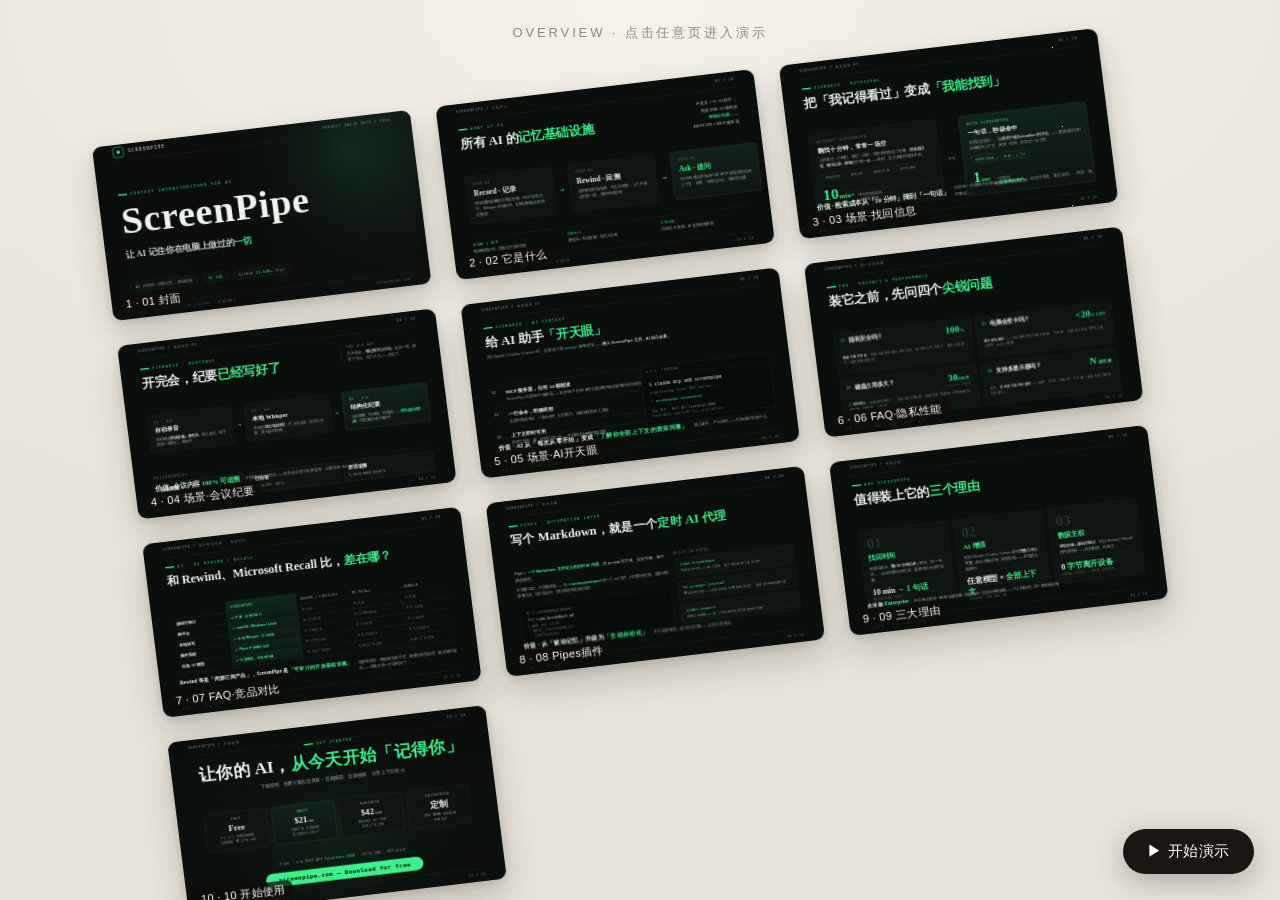
<file: index.html>
<!DOCTYPE html>
<html lang="zh-CN">
<head>
<meta charset="UTF-8">
<title>Deck · Multi-file Slide Index</title>
<!--
  deck_index.html — 多文件 slide deck 拼接器 · 双概览模式

  概览（默认进入，两种模式按 getSeconds()%5 随机：20% 画廊 / 80% 网格）：
   · grid  自适应网格墙：列数随页数+视口自适应，行多则倾斜变平，scale-to-fit 居中铺满（任意页数都不溢出/不失真）
   · gallery 无限画廊：固定卡片大小，无缝无限平铺 + 缓慢漂移 + 轻微呼吸；一个 tile 含全部页（洗牌），看完所有页才重复
  演示 present：单页 fit 缩放翻页。ESC / ⊞ 回概览。
  性能：manifest 每项可带 thumb（预渲染缩略图），概览即用 <img> 平铺，避免 N 个 iframe 同时加载。

  用法：复制为 index.html；建 slides/ 放每页独立 HTML；编辑 MANIFEST。
  可选覆盖：window.DECK_OVERVIEW = 'grid' | 'gallery'（不写则随机）；URL ?ov=grid|gallery 临时强制。
  键盘（演示）：← / → / Space / PgUp / PgDown / Home / End / 1-9 / P 打印 / ESC 回概览
-->
<script>
  window.DECK_MANIFEST = [
  { file: "slides/01-cover.html",      label: "01 封面" },
  { file: "slides/02-what.html",       label: "02 它是什么" },
  { file: "slides/03-retrieval.html",  label: "03 场景·找回信息" },
  { file: "slides/04-meeting.html",    label: "04 场景·会议纪要" },
  { file: "slides/05-ai-context.html", label: "05 场景·AI开天眼" },
  { file: "slides/06-faq1.html",       label: "06 FAQ·隐私性能" },
  { file: "slides/07-compare.html",    label: "07 FAQ·竞品对比" },
  { file: "slides/08-pipes.html",      label: "08 Pipes插件" },
  { file: "slides/09-value.html",      label: "09 三大理由" },
  { file: "slides/10-cta.html",        label: "10 开始使用" },
];
  window.DECK_WIDTH = 1920;
  window.DECK_HEIGHT = 1080;
  window.GALLERY_CARD_W = 300;       // 画廊卡片基准宽度
  window.GALLERY_DRIFT_SECONDS = 80; // 画廊漂移一圈时长
  // window.DECK_OVERVIEW = 'grid';  // 取消注释可固定概览模式
</script>

<style>
  * { box-sizing: border-box; margin: 0; padding: 0; }
  html, body { height: 100%; overflow: hidden; font-family: -apple-system, "PingFang SC", sans-serif; background: #0a0a0a; }

  .overview { position: fixed; inset: 0; }
  body[data-mode="present"] .overview { display: none; }
  body[data-mode="present"] .start-btn { display: none; }
  body[data-mode="overview"] #present-ui { display: none; }
  body[data-ov="grid"]    #ov-gallery { display: none; }
  body[data-ov="gallery"] #ov-grid    { display: none; }
  body[data-ov="gallery"][data-mode="overview"] { background: #0a0805; }
  body[data-ov="grid"][data-mode="overview"]    { background: #efece4; }

  /* ════════ 模式 1 · 自适应网格墙（一屏装得下→居中轻斜；装不下→舒适大小竖向滚动）════════ */
  #ov-grid { display: flex; justify-content: center; perspective: 2200px; perspective-origin: 50% 42%;
    background: radial-gradient(120% 90% at 50% 0%, #f4f1e9, #e7e3d8 75%); }
  body[data-grid="fit"]    #ov-grid { overflow: hidden;   align-items: center; }
  body[data-grid="scroll"] #ov-grid { overflow-y: auto; overflow-x: hidden; align-items: flex-start; padding: 74px 0 110px; }
  .wall-wrap { }
  body[data-grid="fit"]    .wall-wrap { transform: translateY(-3vh); }
  .wall { display: grid; gap: 20px; transform-origin: center center; margin: 0 auto; }  /* 不用 preserve-3d：整墙作单个倾斜平面，命中测试可靠 */
  #ov-grid .card {
    position: relative; aspect-ratio: 16/9; border-radius: 9px; overflow: hidden; background: #fff; cursor: pointer;
    box-shadow: 0 16px 34px rgba(40,34,24,0.20), 0 3px 10px rgba(40,34,24,0.12);
    transition: transform .28s cubic-bezier(.2,.7,.2,1), box-shadow .28s;
  }
  #ov-grid .card:hover {
    transform: scale(1.18);
    box-shadow: 0 48px 92px rgba(40,34,24,0.36), 0 14px 30px rgba(40,34,24,0.22); z-index: 20;
  }

  /* ════════ 模式 2 · 无限画廊 ════════ */
  #ov-gallery { overflow: hidden; perspective: 2200px; perspective-origin: 50% 42%;
    background: radial-gradient(130% 120% at 50% 38%, #1b1610, #0a0805 82%); }
  .stage3d { --rx: 18; --rz: 9; position: absolute; inset: 0; transform-style: preserve-3d; transform: scale(1.22) rotateX(18deg) rotateZ(-9deg); transform-origin: center center; }
  .breathe { position: absolute; inset: 0; animation: breathe 26s ease-in-out infinite; transform-origin: center center; transform-style: preserve-3d; }
  .drift-layer { position: absolute; top: 0; left: 0; will-change: transform; animation: drift var(--driftSec, 80s) linear infinite; transform-style: preserve-3d; }
  #ov-gallery:hover .drift-layer { animation-play-state: paused; }
  .gallery { display: grid; }
  #ov-gallery .card {
    position: relative; width: 100%; aspect-ratio: 16/9; border-radius: 8px; overflow: hidden; background: #fff; cursor: pointer;
    box-shadow: 0 14px 30px rgba(0,0,0,0.42), 0 3px 9px rgba(0,0,0,0.3);
    transition: transform .34s cubic-bezier(.2,.7,.2,1), box-shadow .34s; transform-style: preserve-3d; will-change: transform;
  }
  #ov-gallery .card:hover {
    transform: translateZ(60px) rotateX(calc(var(--rx,18)*-1deg)) rotateZ(calc(var(--rz,9)*1deg)) scale(1.06);
    box-shadow: 0 30px 64px rgba(0,0,0,0.55), 0 8px 20px rgba(0,0,0,0.4); z-index: 30;
  }
  .vignette { position: fixed; inset: 0; pointer-events: none; z-index: 20; box-shadow: inset 0 0 240px 70px rgba(8,6,3,0.62); }
  @keyframes drift { from { transform: translate3d(0,0,0); } to { transform: translate3d(calc(var(--dx)*-1), calc(var(--dy)*-1), 0); } }
  @keyframes breathe { 0%,100% { transform: scale(1.0); } 50% { transform: scale(1.045); } }

  /* 卡片通用内容 */
  .card .thumb { position: absolute; top: 0; left: 0; width: 1920px; height: 1080px; transform-origin: top left; pointer-events: none; }
  .card .thumb iframe { width: 1920px; height: 1080px; border: 0; display: block; background: #fff; pointer-events: none; }
  .card .thumb-img { position: absolute; inset: 0; width: 100%; height: 100%; object-fit: cover; display: block; pointer-events: none; }
  .card .num { position: absolute; bottom: 6px; left: 7px; background: rgba(16,12,7,0.76); color: #fff; font-size: 11px; line-height: 1; padding: 4px 7px; border-radius: 5px; font-variant-numeric: tabular-nums; letter-spacing: 0.03em; z-index: 3; pointer-events: none; max-width: 90%; white-space: nowrap; overflow: hidden; text-overflow: ellipsis; }
  #ov-gallery .card .num { opacity: 0; transition: opacity .25s; }
  #ov-gallery .card:hover .num { opacity: 1; }

  .overview-title { position: fixed; top: 24px; left: 0; right: 0; text-align: center; font-size: 13px; letter-spacing: 0.22em; text-transform: uppercase; z-index: 40; pointer-events: none; }
  body[data-ov="grid"]    .overview-title { color: #5a5346; opacity: 0.66; }
  body[data-ov="gallery"] .overview-title { color: rgba(244,238,224,0.7); text-shadow: 0 2px 12px rgba(0,0,0,0.6); }

  .start-btn { position: fixed; bottom: 26px; right: 26px; border: 0; padding: 13px 24px; border-radius: 999px; font-size: 15px; font-family: inherit; letter-spacing: 0.04em; cursor: pointer; z-index: 200; transition: transform .18s, box-shadow .18s; }
  body[data-ov="grid"]    .start-btn { background: #1a1712; color: #fff; box-shadow: 0 8px 28px rgba(40,34,24,0.28); }
  body[data-ov="gallery"] .start-btn { background: #f4eee0; color: #1a1712; box-shadow: 0 10px 30px rgba(0,0,0,0.4); }
  .start-btn:hover { transform: translateY(-2px); }

  /* ════════ 演示模式 ════════ */
  #stage { position: fixed; top: 50%; left: 50%; transform-origin: top left; will-change: transform; background: #fff; box-shadow: 0 10px 60px rgba(0,0,0,0.4); }
  #stage iframe { width: 100%; height: 100%; border: 0; display: block; background: #fff; }
  .counter { position: fixed; bottom: 20px; right: 20px; background: rgba(0,0,0,0.65); color: #fff; padding: 6px 14px; border-radius: 999px; font-size: 13px; letter-spacing: 0.05em; font-variant-numeric: tabular-nums; z-index: 100; opacity: 0.7; }
  .counter .label { color: rgba(255,255,255,0.7); margin-left: 8px; }
  .overview-btn { position: fixed; top: 20px; left: 20px; background: rgba(0,0,0,0.55); color: rgba(255,255,255,0.85); border: 0; padding: 7px 14px; border-radius: 999px; font-size: 13px; font-family: inherit; cursor: pointer; z-index: 100; opacity: 0.6; }
  .overview-btn:hover { opacity: 1; }
  .nav-zone { position: fixed; top: 0; bottom: 0; width: 15%; cursor: pointer; z-index: 50; }
  .nav-zone.left { left: 0; } .nav-zone.right { right: 0; }
  .nav-hint { position: absolute; top: 50%; transform: translateY(-50%); width: 44px; height: 44px; border-radius: 999px; background: rgba(255,255,255,0.08); color: rgba(255,255,255,0.6); display: flex; align-items: center; justify-content: center; font-size: 22px; opacity: 0; transition: opacity .2s; }
  .nav-zone.left .nav-hint { left: 20px; } .nav-zone.right .nav-hint { right: 20px; }
  .nav-zone:hover .nav-hint { opacity: 1; }

  @media print {
    @page { size: 1920px 1080px; margin: 0; }
    html, body { background: #fff; overflow: visible; height: auto; }
    body[data-mode] .overview { display: none !important; }
    #stage { position: static; transform: none !important; box-shadow: none; }
    .counter, .nav-zone, .overview-btn, .start-btn { display: none !important; }
    .print-stack { display: block; }
    .print-stack iframe { width: 1920px; height: 1080px; page-break-after: always; display: block; }
  }
</style>
</head>
<body data-mode="overview">

<div id="ov-grid" class="overview">
  <div class="overview-title">Overview · 点击任意页进入演示</div>
  <div class="wall-wrap"><div class="wall" id="wall"></div></div>
</div>

<div id="ov-gallery" class="overview">
  <div class="stage3d"><div class="breathe"><div class="drift-layer" id="driftLayer"><div class="gallery" id="gallery"></div></div></div></div>
  <div class="vignette"></div>
  <div class="overview-title">Infinite Gallery · 悬停暂停 · 点击任意页进入演示</div>
</div>

<button class="start-btn" id="startBtn">▶ 开始演示</button>

<div id="present-ui">
  <div id="stage"><iframe id="frame" src="about:blank"></iframe></div>
  <button class="overview-btn" id="overviewBtn">⊞ 概览</button>
  <div class="nav-zone left"  id="navL"><div class="nav-hint">‹</div></div>
  <div class="nav-zone right" id="navR"><div class="nav-hint">›</div></div>
  <div class="counter" id="counter">1 / 1</div>
</div>

<div class="print-stack" id="printStack" style="display:none;"></div>

<script>
(function () {
  const W = window.DECK_WIDTH || 1920;
  const H = window.DECK_HEIGHT || 1080;
  const deck = window.DECK_MANIFEST || [];
  const CARD_W = window.GALLERY_CARD_W || 300;
  const DRIFT_SEC = window.GALLERY_DRIFT_SECONDS || 80;
  const stage = document.getElementById('stage');
  const frame = document.getElementById('frame');
  const counter = document.getElementById('counter');
  const printStack = document.getElementById('printStack');
  const wall = document.getElementById('wall');
  const gallery = document.getElementById('gallery');
  const driftLayer = document.getElementById('driftLayer');
  const storageKey = 'deck-index-' + location.pathname;
  let current = 0;

  stage.style.width = W + 'px'; stage.style.height = H + 'px';
  driftLayer.style.setProperty('--driftSec', DRIFT_SEC + 's');

  // 概览模式：URL ?ov= > window.DECK_OVERVIEW > 随机(秒%5==0 → 20% 画廊)
  const qp = new URLSearchParams(location.search).get('ov');
  // 用户未指定时按秒数随机：网格(iframe 真页面) 60% / 无限画廊(图片缩略图) 40%。可用 ?ov=grid|gallery 或 window.DECK_OVERVIEW 固定。
  const OVERVIEW = qp || window.DECK_OVERVIEW || ((new Date().getSeconds() % 5 < 2) ? 'gallery' : 'grid');
  document.body.setAttribute('data-ov', OVERVIEW === 'gallery' ? 'gallery' : 'grid');

  function setMode(mode) {
    document.body.setAttribute('data-mode', mode);
    if (mode === 'present') { fit(); show(current); }
    else { requestAnimationFrame(buildOverview); }
  }

  /* ─ 媒体（缩略图优先，否则 iframe） ─ */
  function makeCard(idx, useScale, useImg) {
    const card = document.createElement('div');
    card.className = 'card'; card.dataset.idx = idx;
    const item = deck[idx];
    if (useImg && item.thumb) {
      // 仅画廊用：预渲染缩略图，扛无限平铺的性能
      const im = document.createElement('img');
      im.className = 'thumb-img'; im.src = item.thumb; im.decoding = 'async';
      card.appendChild(im);
    } else {
      // 网格默认用：真实 HTML 子页面（清晰、所见即所得）
      const thumb = document.createElement('div');
      thumb.className = 'thumb';
      if (useScale != null) thumb.style.transform = 'scale(' + useScale + ')';
      const ifr = document.createElement('iframe');
      ifr.src = item.file; ifr.setAttribute('scrolling', 'no');
      thumb.appendChild(ifr); card.appendChild(thumb);
    }
    const num = document.createElement('div');
    num.className = 'num';
    num.textContent = (idx + 1) + (item.label ? ' · ' + item.label : '');
    card.appendChild(num);
    card.addEventListener('click', () => { current = idx; setMode('present'); });
    return card;
  }

  function buildOverview() {
    if (document.body.getAttribute('data-mode') !== 'overview') return;
    if (OVERVIEW === 'gallery') buildGallery(); else buildGrid();
  }

  /* ════════ 网格墙（自适应） ════════ */
  function buildGrid() {
    const n = deck.length; if (!n) return;
    wall.innerHTML = '';
    for (let i = 0; i < n; i++) wall.appendChild(makeCard(i, null, false));  // 网格 = iframe 真页面
    layoutWall();
  }
  const GRID_PAD = 74;  // #ov-grid scroll 顶部 padding，算动态 transform-origin 用
  function layoutWall() {
    const n = deck.length; if (!n) return;
    const vw = innerWidth, vh = innerHeight, gap = 26;
    const availW = vw * 0.86;                                   // 留 rotateZ 横向余量（强对角也不裁切）
    const target = 280;
    let cols = Math.max(3, Math.min(9, Math.floor((availW + gap) / (target + gap))));
    cols = Math.min(cols, n);
    const rows = Math.ceil(n / cols);
    const cardW = Math.min(target + 40, (availW - (cols - 1) * gap) / cols);
    const cardH = cardW * 9 / 16;
    const baseW = cols * cardW + (cols - 1) * gap;
    const wallH = rows * cardH + (rows - 1) * gap;
    wall.style.gridTemplateColumns = 'repeat(' + cols + ', 1fr)';
    wall.style.gap = gap + 'px';
    wall.style.width = baseW + 'px';
    // 单平面(无 preserve-3d)→任意角度都不重叠、可点；fit 与 scroll 都给强对角倾斜
    if (wallH <= vh * 0.80) {
      document.body.setAttribute('data-grid', 'fit');
      const rx = Math.max(11, Math.min(15, 15 - (rows - 2) * 1.1));
      const rz = Math.max(8, Math.min(11, 11 - (rows - 2) * 0.7));
      wall.style.setProperty('--rx', rx); wall.style.setProperty('--rz', rz);
      wall.style.transformOrigin = 'center center';
      const tilt = 'rotateX(' + rx + 'deg) rotateZ(-' + rz + 'deg)';
      wall.style.transform = tilt;
      const r = wall.getBoundingClientRect();
      let s = Math.min(vw * 0.92 / r.width, vh * 0.80 / r.height);
      s = Math.max(0.6, Math.min(s, 1.6));
      wall.style.transform = 'scale(' + s + ') ' + tilt;
    } else {
      // 多页：舒适大小竖向滚动 + 强对角倾斜；transform-origin 跟随滚动→消除高墙 rotateZ 把远端行甩出屏幕
      document.body.setAttribute('data-grid', 'scroll');
      wall.style.setProperty('--rx', 14); wall.style.setProperty('--rz', 7);
      wall.style.transform = 'rotateX(14deg) rotateZ(-7deg)';
      updateScrollOrigin();
    }
    wall.querySelectorAll('.card .thumb').forEach(t => { const c = t.parentElement; if (c.clientWidth) t.style.transform = 'scale(' + (c.clientWidth / W) + ')'; });
  }
  function updateScrollOrigin() {
    if (document.body.getAttribute('data-grid') !== 'scroll') return;
    const ovg = document.getElementById('ov-grid');
    wall.style.transformOrigin = '50% ' + (ovg.scrollTop + window.innerHeight / 2 - GRID_PAD) + 'px';
  }

  /* ════════ 无限画廊（洗牌不重复） ════════ */
  function mulberry32(a) { return function () { a |= 0; a = a + 0x6D2B79F5 | 0; let t = Math.imul(a ^ a >>> 15, 1 | a); t = t + Math.imul(t ^ t >>> 7, 61 | t) ^ t; return ((t ^ t >>> 14) >>> 0) / 4294967296; }; }
  function shuffledRange(n, seed) { const rnd = mulberry32(seed); const a = Array.from({ length: n }, (_, i) => i); for (let i = n - 1; i > 0; i--) { const j = Math.floor(rnd() * (i + 1)); const tmp = a[i]; a[i] = a[j]; a[j] = tmp; } return a; }

  function buildGallery() {
    const n = deck.length; if (!n) return;
    const vw = innerWidth, vh = innerHeight, gap = 18;
    const cardW = CARD_W, cardH = cardW * 9 / 16;
    const cellW = cardW + gap, cellH = cardH + gap;
    const visCols = Math.ceil(vw / cellW), visRows = Math.ceil(vh / cellH);
    // tile：宽够铺满；行数取「够铺满」与「装下全部 N 页」的较大者 → 看完所有页才重复
    const tileCols = visCols + 1;
    const tileRows = Math.max(visRows + 1, Math.ceil(n / tileCols));
    const tileCells = tileCols * tileRows;
    const perm = shuffledRange(n, 0x9e3779b9);        // 洗牌一次，打散规则感
    const tilePage = new Array(tileCells);
    for (let k = 0; k < tileCells; k++) tilePage[k] = perm[k % n];

    const cols = tileCols * 2, rows = tileRows * 2;    // 2× tile 保证无缝漂移
    driftLayer.style.setProperty('--dx', (tileCols * cellW) + 'px');
    driftLayer.style.setProperty('--dy', (tileRows * cellH) + 'px');
    gallery.style.gridTemplateColumns = 'repeat(' + cols + ', ' + cardW + 'px)';
    gallery.style.gridAutoRows = cardH + 'px';
    gallery.style.gap = gap + 'px';
    gallery.innerHTML = '';
    const scale = cardW / W;
    for (let r = 0; r < rows; r++) {
      for (let c = 0; c < cols; c++) {
        const idx = tilePage[(r % tileRows) * tileCols + (c % tileCols)];
        gallery.appendChild(makeCard(idx, scale, true));  // 画廊 = 图片缩略图（性能）
      }
    }
  }

  /* ════════ 演示 ════════ */
  function fit() {
    const s = Math.min(innerWidth / W, innerHeight / H);
    stage.style.transform = 'translate(' + ((innerWidth - W * s) / 2) + 'px, ' + ((innerHeight - H * s) / 2) + 'px) scale(' + s + ')';
    stage.style.top = '0'; stage.style.left = '0';
  }
  function show(idx) {
    if (idx < 0 || idx >= deck.length) return;
    current = idx;
    if (frame.getAttribute('src') !== deck[idx].file) frame.src = deck[idx].file;
    counter.innerHTML = (idx + 1) + ' / ' + deck.length + ' <span class="label">' + (deck[idx].label || '') + '</span>';
    try { localStorage.setItem(storageKey, String(idx)); } catch (_) {}
    if (location.hash !== '#' + (idx + 1)) history.replaceState(null, '', '#' + (idx + 1));
  }
  function next() { show(Math.min(current + 1, deck.length - 1)); }
  function prev() { show(Math.max(current - 1, 0)); }

  document.addEventListener('keydown', (e) => {
    if (e.target.tagName === 'INPUT' || e.target.tagName === 'TEXTAREA') return;
    if (e.key === 'Escape') { if (document.body.getAttribute('data-mode') === 'present') { e.preventDefault(); setMode('overview'); } return; }
    if (e.key === 'p' || e.key === 'P') { window.print(); return; }
    if (document.body.getAttribute('data-mode') !== 'present') return;
    switch (e.key) {
      case 'ArrowRight': case ' ': case 'PageDown': e.preventDefault(); next(); break;
      case 'ArrowLeft': case 'PageUp': e.preventDefault(); prev(); break;
      case 'Home': e.preventDefault(); show(0); break;
      case 'End': e.preventDefault(); show(deck.length - 1); break;
      default: if (e.key >= '1' && e.key <= '9') { const i = parseInt(e.key, 10) - 1; if (i < deck.length) { e.preventDefault(); show(i); } }
    }
  });
  document.getElementById('navL').addEventListener('click', prev);
  document.getElementById('navR').addEventListener('click', next);
  document.getElementById('startBtn').addEventListener('click', () => setMode('present'));
  document.getElementById('overviewBtn').addEventListener('click', () => setMode('overview'));
  let rT;
  window.addEventListener('resize', () => { fit(); clearTimeout(rT); rT = setTimeout(buildOverview, 140); });
  document.getElementById('ov-grid').addEventListener('scroll', updateScrollOrigin, { passive: true });
  window.addEventListener('hashchange', () => { const m = location.hash.match(/^#(\d+)$/); if (m) { current = parseInt(m[1], 10) - 1; setMode('present'); } });

  const hashMatch = location.hash.match(/^#(\d+)$/);
  if (hashMatch) current = Math.min(parseInt(hashMatch[1], 10) - 1, deck.length - 1);
  else { try { const v = parseInt(localStorage.getItem(storageKey), 10); if (!isNaN(v) && v >= 0 && v < deck.length) current = v; } catch (_) {} }

  fit(); show(current);
  if (hashMatch) setMode('present'); else { setMode('overview'); buildOverview(); }

  // Reclaim focus after clicking inside iframe so keyboard nav keeps working (#23)
  window.addEventListener('blur', () => {
    setTimeout(() => window.focus(), 100);
  });

  window.addEventListener('beforeprint', () => { printStack.innerHTML = ''; deck.forEach(item => { const f = document.createElement('iframe'); f.src = item.file; printStack.appendChild(f); }); printStack.style.display = 'block'; stage.style.display = 'none'; });
  window.addEventListener('afterprint', () => { printStack.innerHTML = ''; printStack.style.display = 'none'; stage.style.display = ''; });
})();
</script>
</body>
</html>
</file>
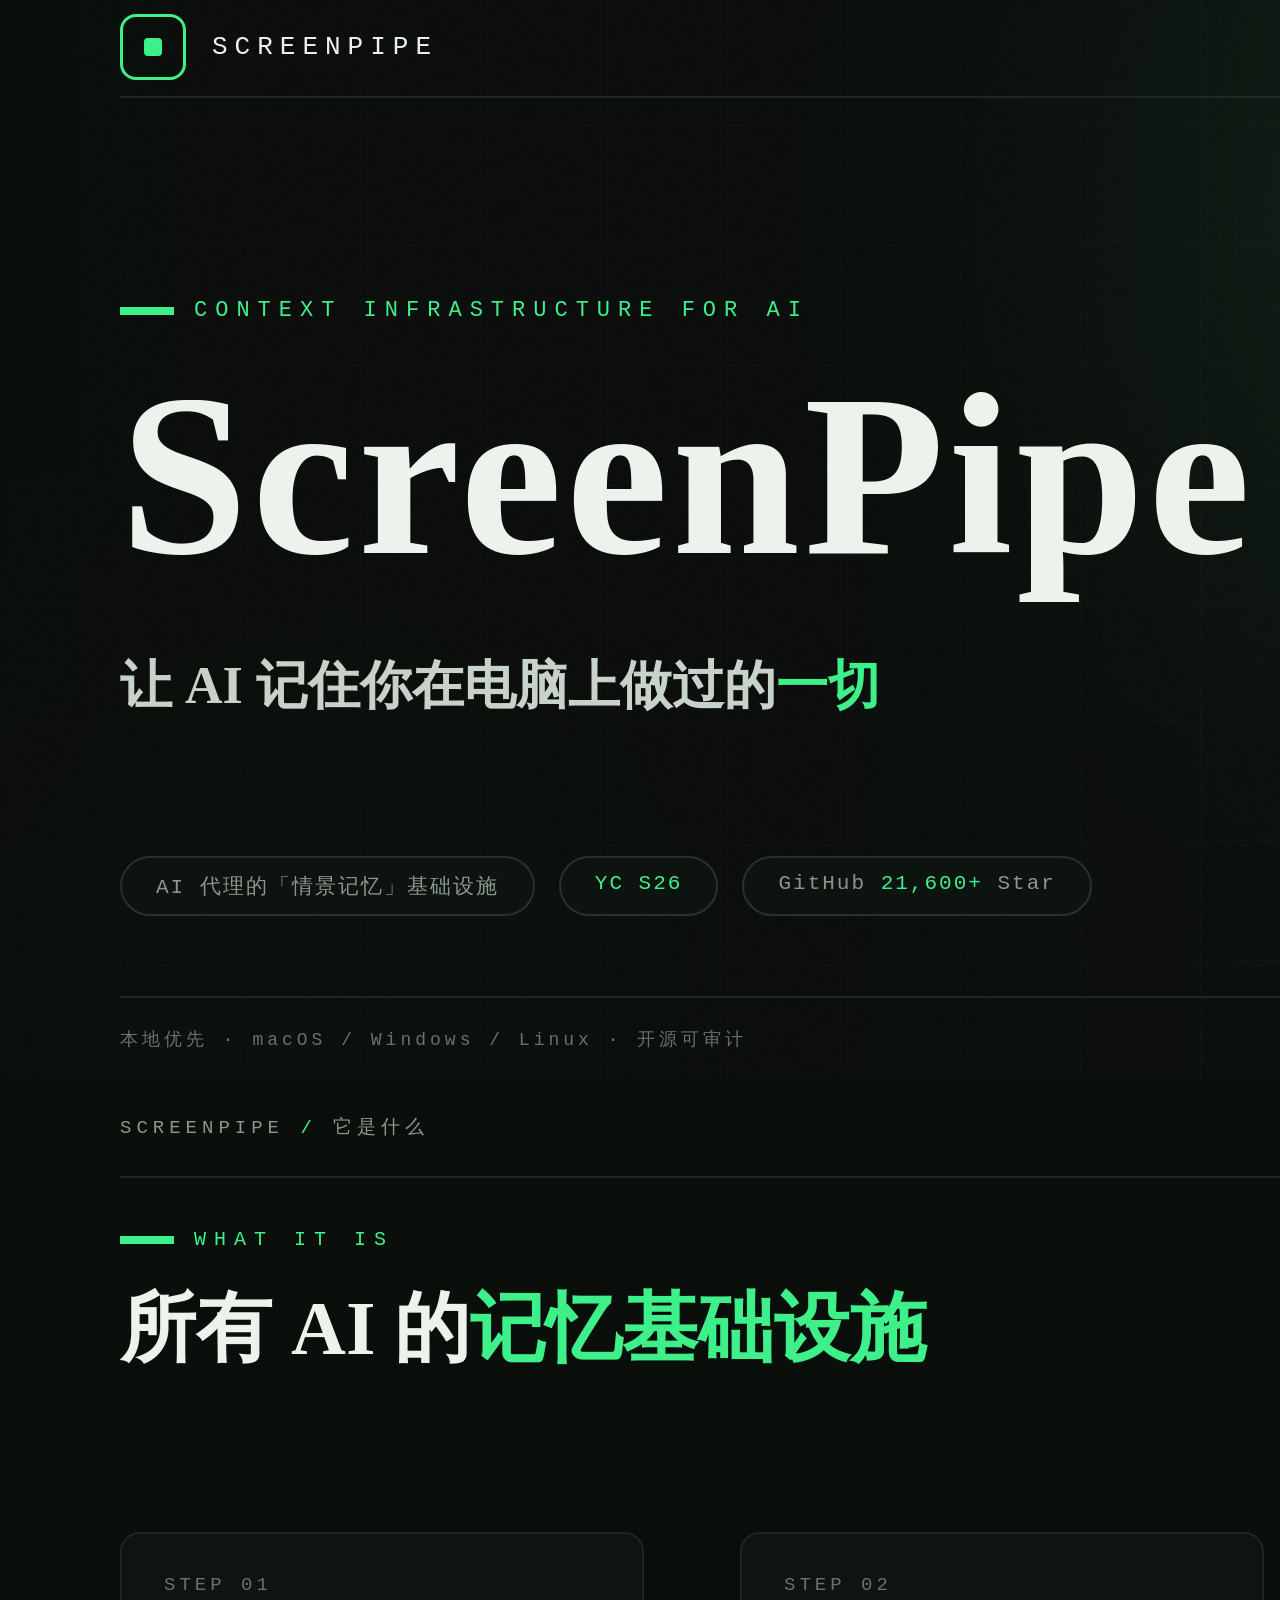
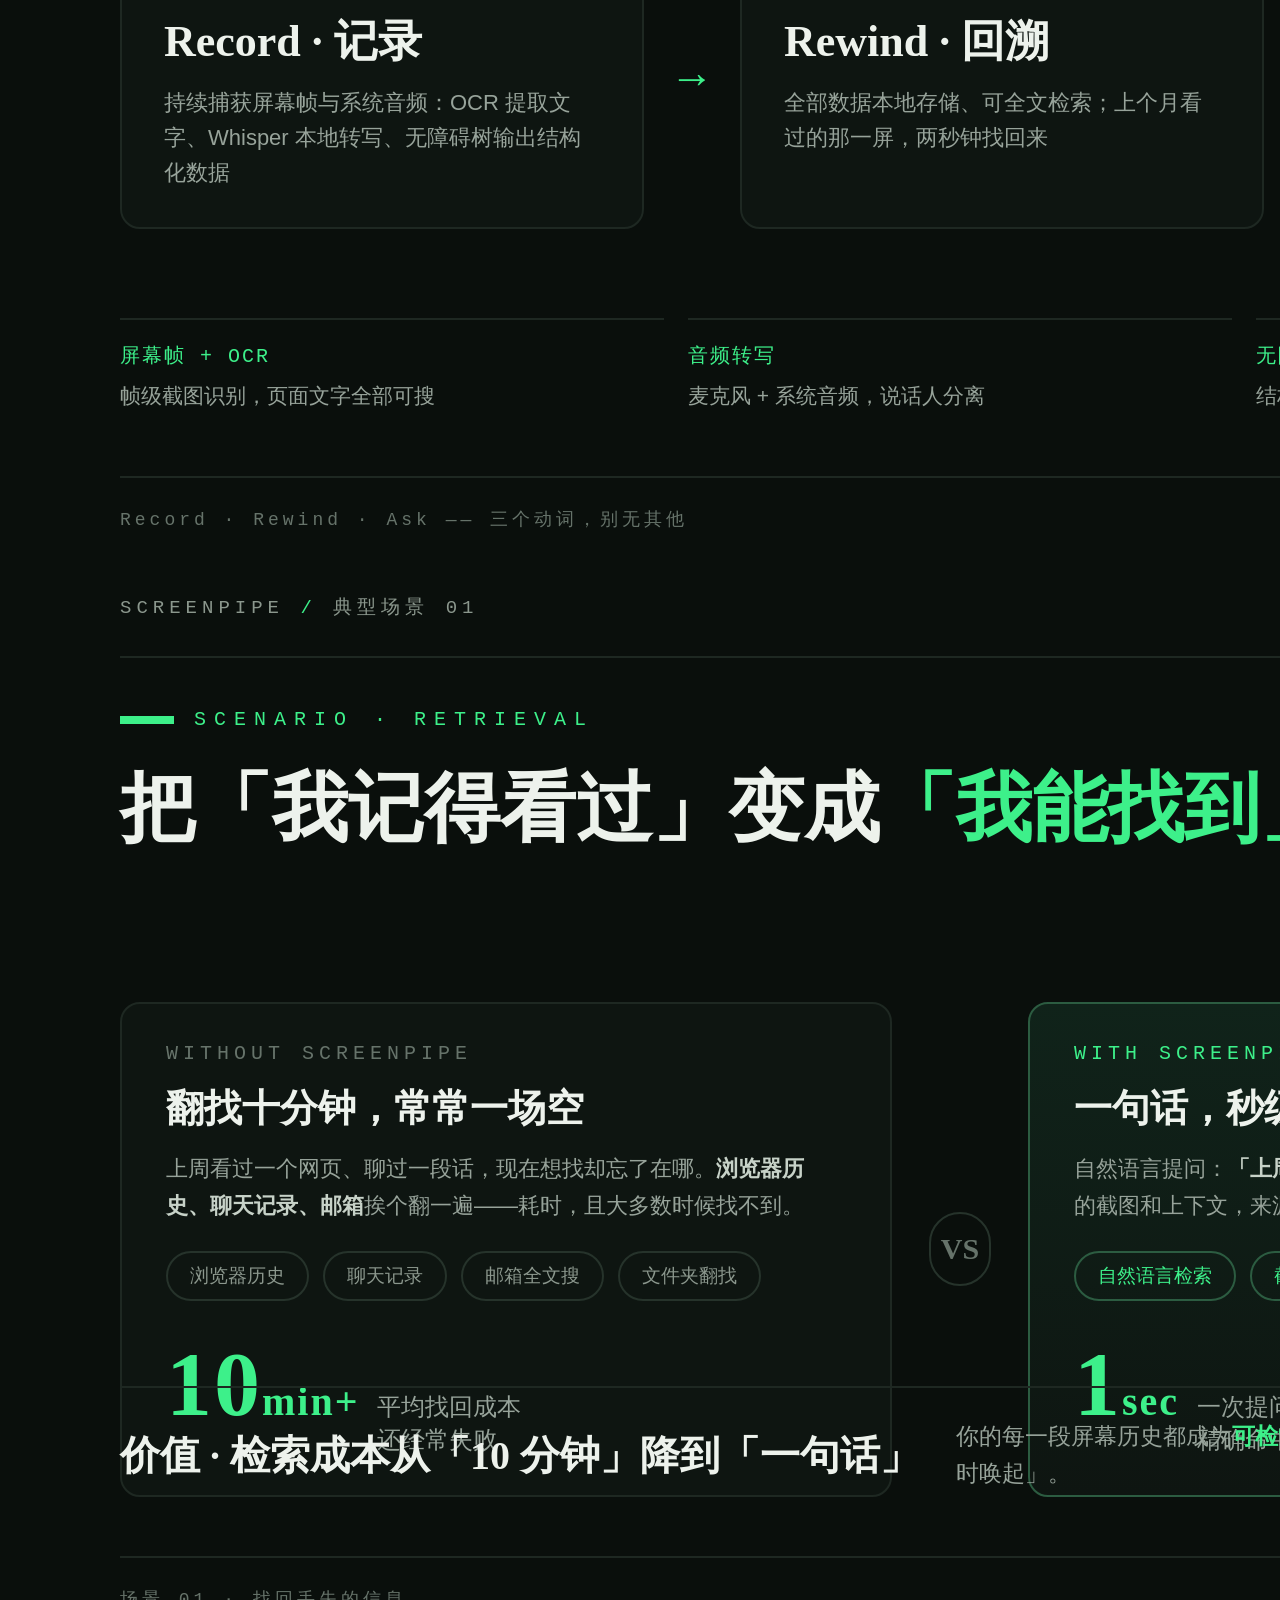
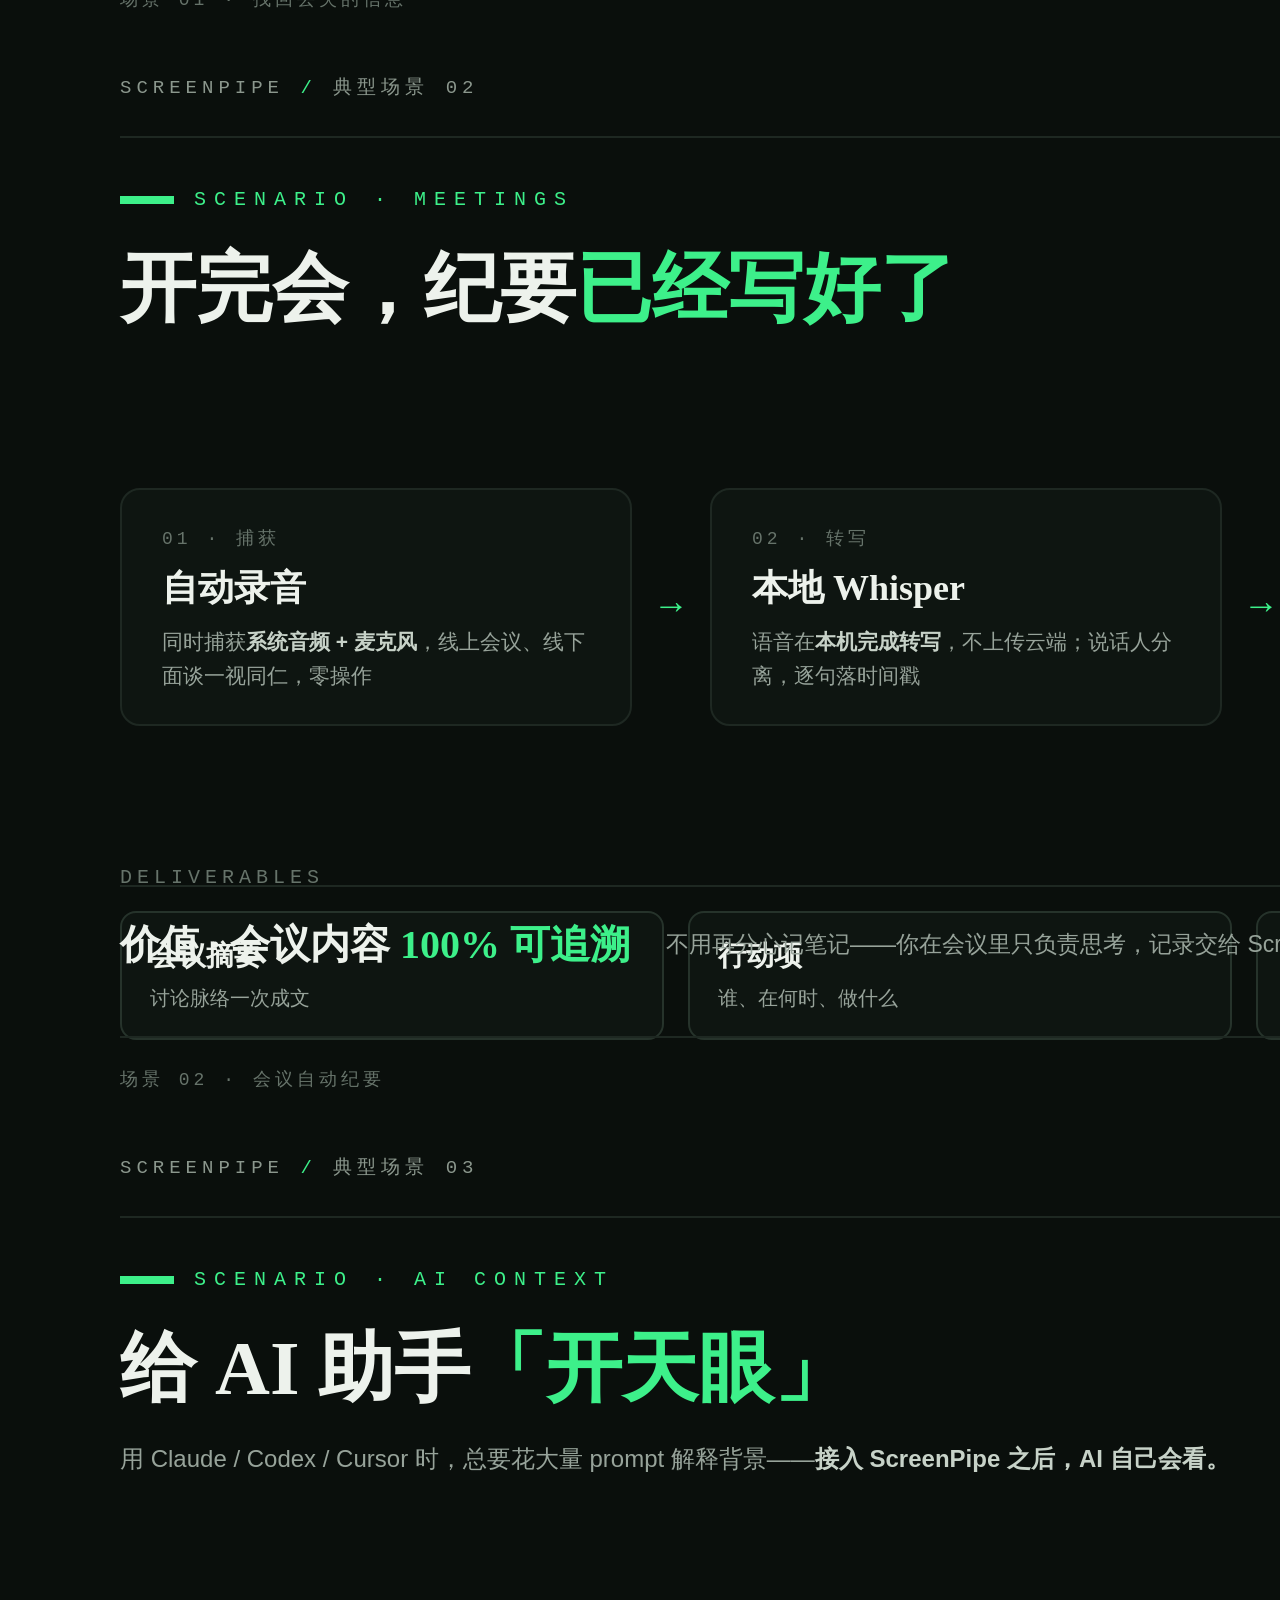
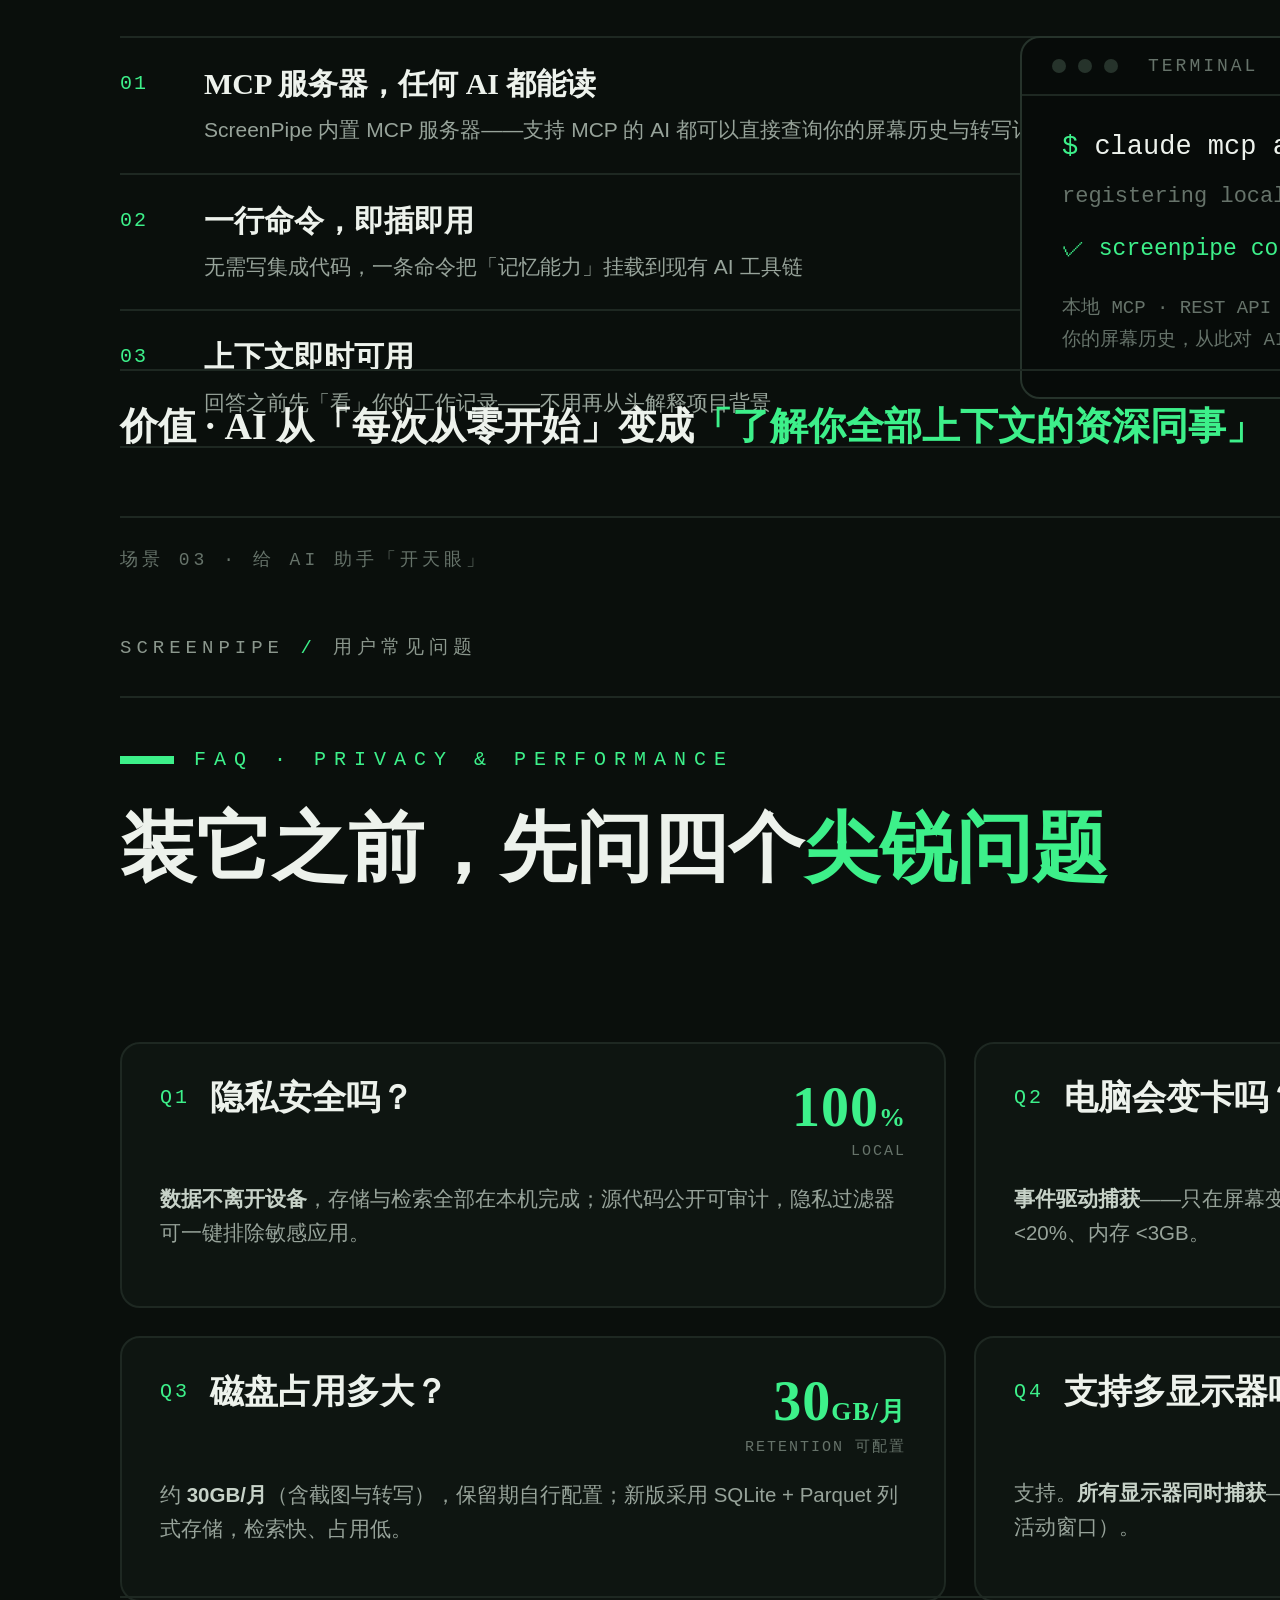
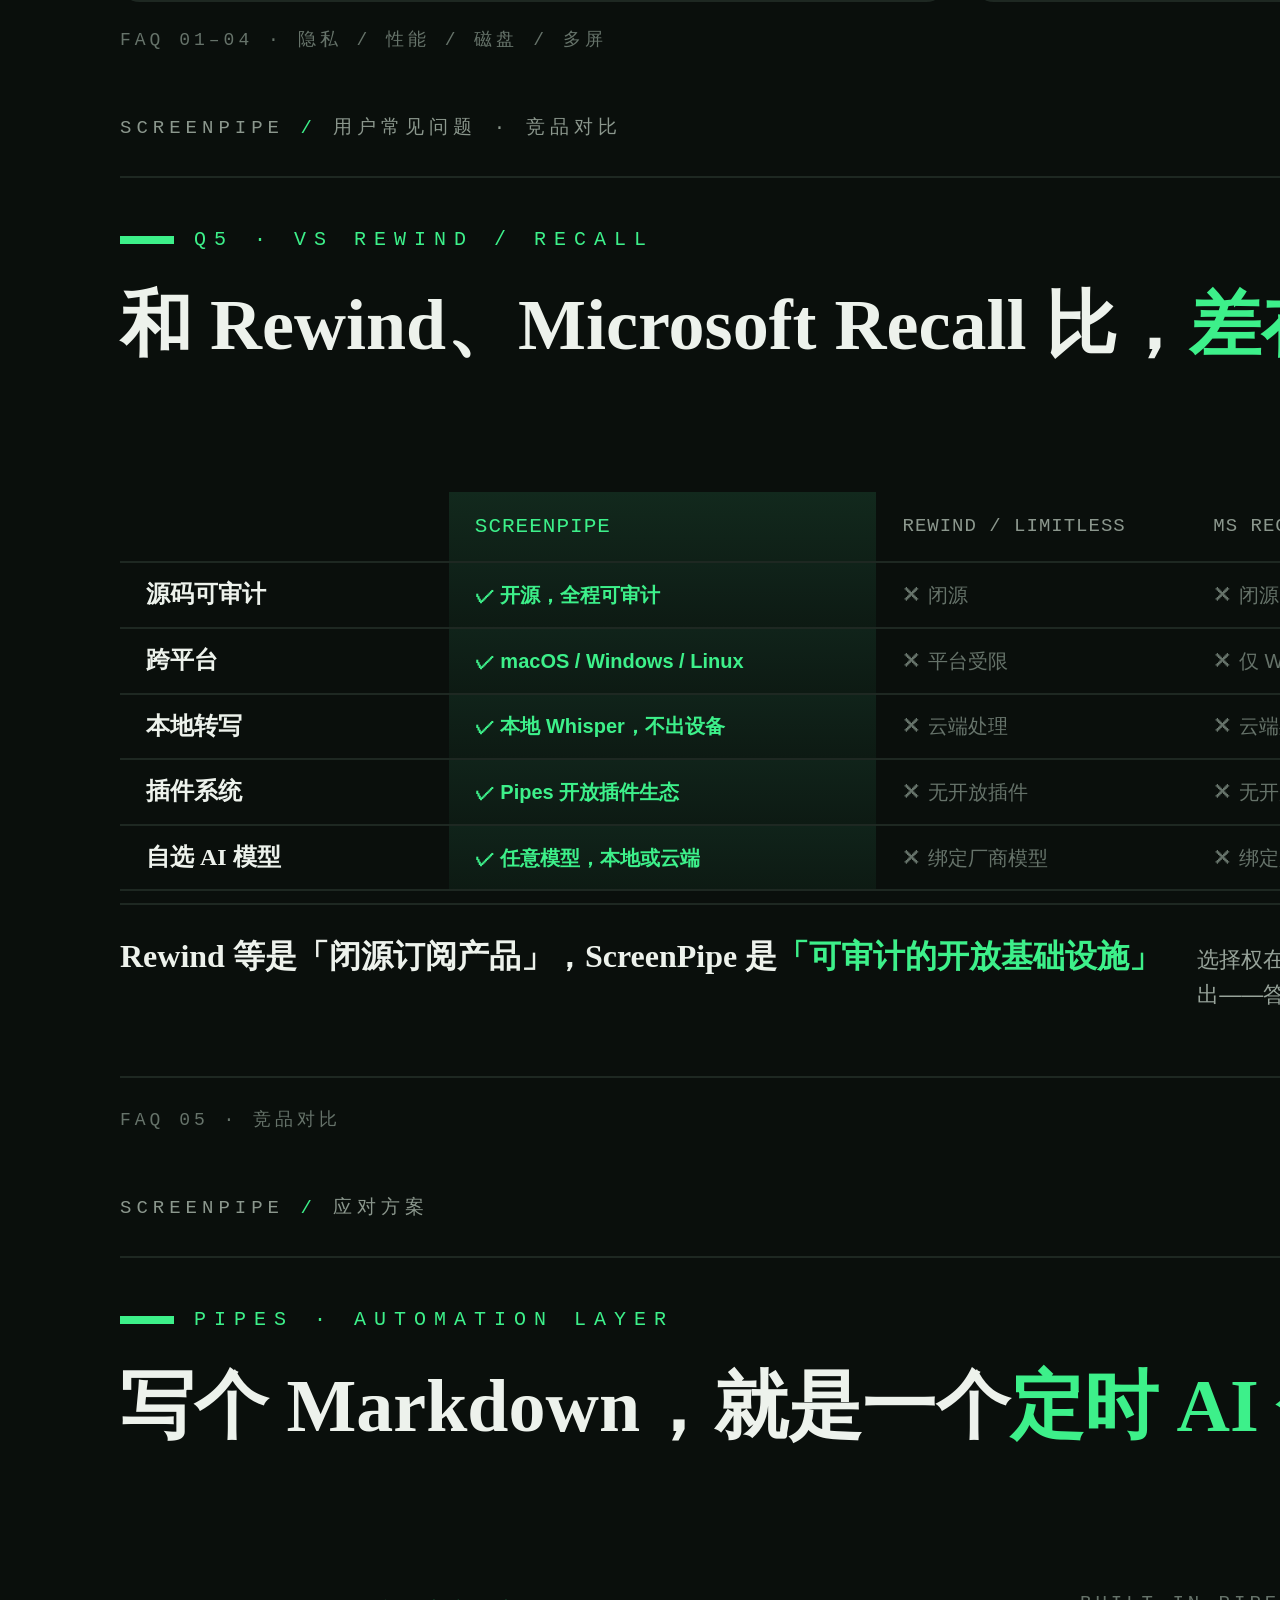
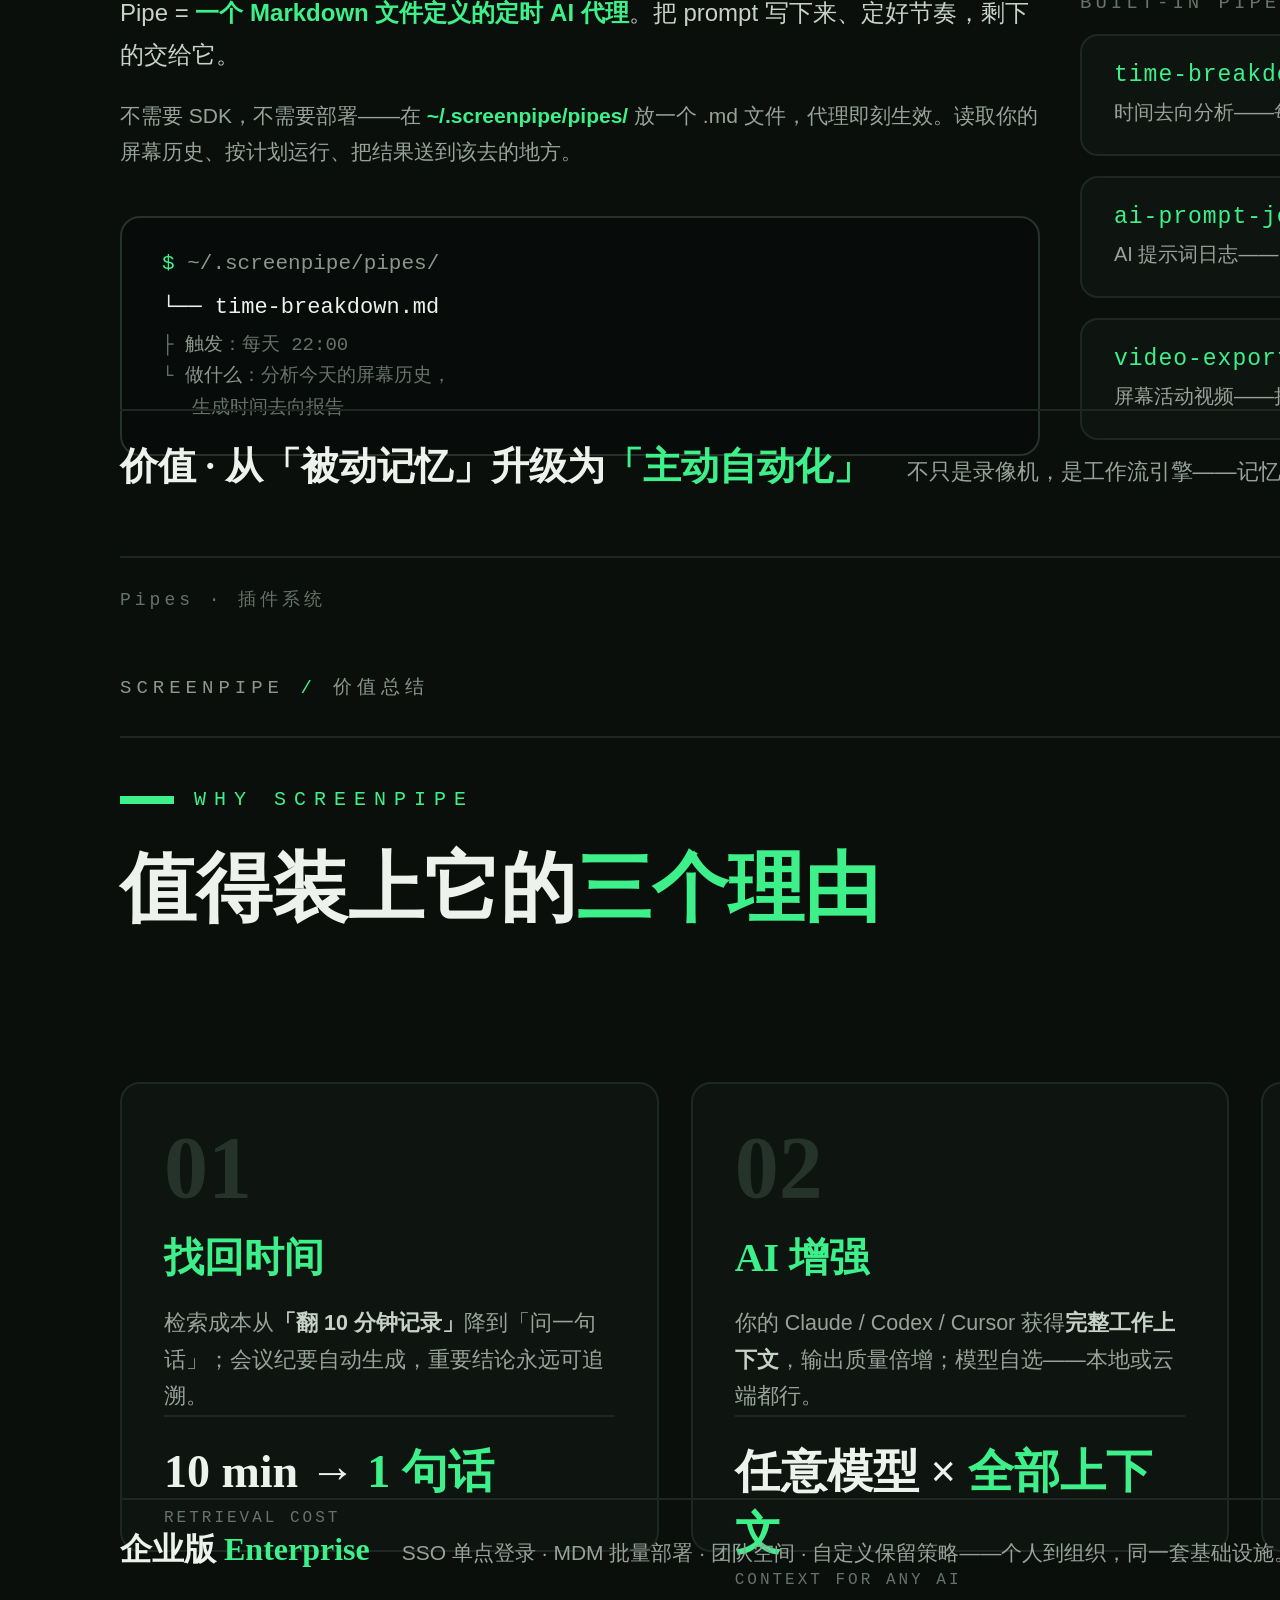
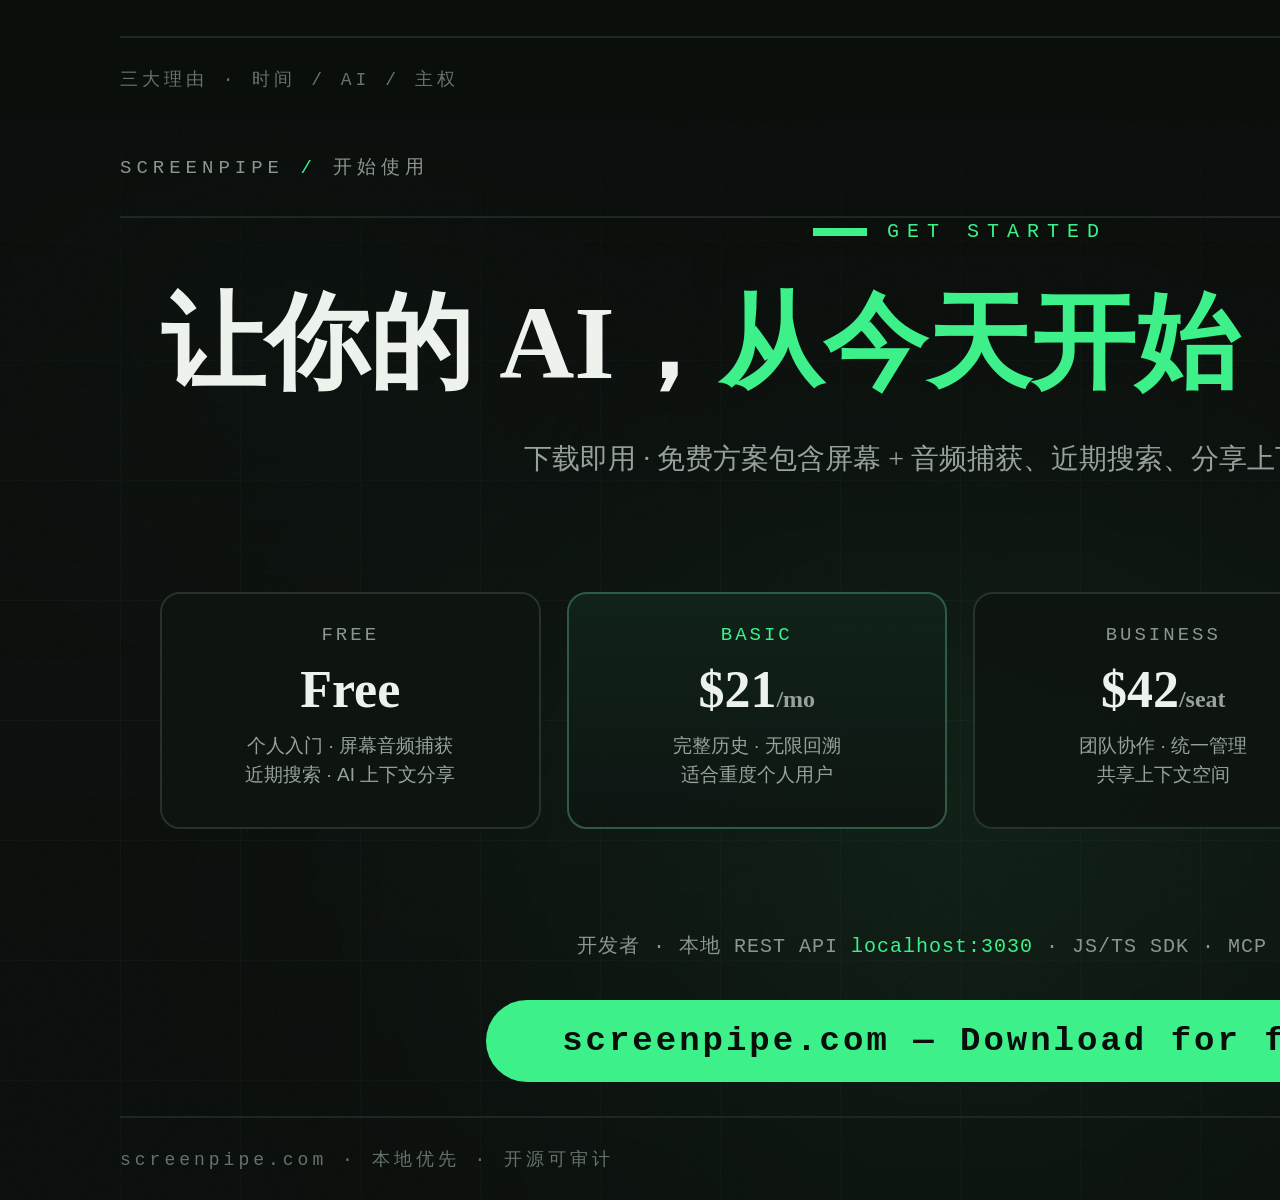
<file: deck-all.html>
<!DOCTYPE html>
<html lang="zh-CN">
<head>
<meta charset="UTF-8">
<title>ScreenPipe 产品价值介绍 · 合并版</title>
<link rel="stylesheet" href="shared/tokens.css">
<style>
html{background:#0A0F0C}
.slide{width:1920px;height:1080px;position:relative;overflow:hidden;background:#0A0F0C}
/* s1: 01-cover.html */
#s1 .hero-bg{position:absolute;top:0;left:0;width:1920px;height:1080px}#s1 .hero-bg img{width:1920px;height:1080px}#s1 .hero-shade{position:absolute;top:0;left:0;width:1920px;height:1080px;
  background:linear-gradient(90deg,rgba(10,15,12,.93) 0%,rgba(10,15,12,.78) 48%,rgba(10,15,12,.28) 100%)}#s1 .brand{display:flex;align-items:center;gap:26px}#s1 .logo{width:66px;height:66px;border:3px solid #3DF08A;border-radius:16px;position:relative}#s1 .logo i{position:absolute;left:50%;top:50%;width:18px;height:18px;margin:-9px 0 0 -9px;
  background:#3DF08A;border-radius:4px}#s1 .brand-name{font-family:'Noto Sans Mono',monospace;font-size:26px;letter-spacing:7px;color:#EDF2EC}#s1 .hero-main{position:absolute;left:120px;top:298px;width:1280px}#s1 .kicker .k{font-size:22px}#s1 .hero-title{font-family:'Noto Serif CJK SC',serif;font-weight:900;font-size:230px;line-height:1.02;
  letter-spacing:4px;color:#EDF2EC;margin-top:36px}#s1 .hero-sub{font-family:'Noto Serif CJK SC',serif;font-weight:700;font-size:52px;line-height:1.4;
  color:#C7D2C8;margin-top:56px}#s1 .hero-sub em{font-style:normal;color:#3DF08A}#s1 .hero-tags{position:absolute;left:120px;top:856px;display:flex;gap:24px}#s1 .tag{font-family:'Noto Sans Mono',monospace;font-size:21px;letter-spacing:2px;color:#8B978D;
  border:2px solid #26332B;border-radius:999px;padding:14px 34px;background:rgba(14,21,17,.72)}#s1 .tag b{color:#3DF08A;font-weight:400}

/* s2: 02-what.html */
#s2 .head{position:absolute;left:0;top:52px;right:0}#s2 .head .h1{font-size:76px;margin-top:30px}#s2 .flow{position:absolute;left:0;top:356px;display:flex;align-items:stretch;gap:0}#s2 .stage{width:524px;border:2px solid #1E2822;border-radius:20px;background:#0E1511;padding:40px 42px 36px}#s2 .stage .no{font-family:'Noto Sans Mono',monospace;font-size:19px;letter-spacing:4px;color:#66736A}#s2 .stage .vt{font-family:'Noto Serif CJK SC',serif;font-weight:900;font-size:44px;color:#EDF2EC;margin-top:16px}#s2 .stage .vd{font-size:22px;line-height:1.6;color:#97A39A;margin-top:14px}#s2 .stage.hot{border-color:#2C5C41;background:linear-gradient(180deg,#10231A,#0E1511)}#s2 .stage.hot .vt{color:#3DF08A}#s2 .arrow{width:96px;display:flex;align-items:center;justify-content:center}#s2 .arrow .a{font-family:'Noto Sans Mono',monospace;font-size:44px;color:#3DF08A}#s2 .trio{position:absolute;left:0;top:742px;right:0;display:flex;gap:24px}#s2 .tp{flex:1;border-top:2px solid #1E2822;padding-top:22px}#s2 .tp .tt{font-family:'Noto Sans Mono',monospace;font-size:20px;letter-spacing:2px;color:#3DF08A}#s2 .tp .td{font-size:21px;line-height:1.6;color:#97A39A;margin-top:10px}#s2 .quote{position:absolute;right:0;top:52px;width:520px;text-align:right}#s2 .quote .q{font-family:'Noto Serif CJK SC',serif;font-size:26px;line-height:1.75;color:#C7D2C8}#s2 .quote .q b{color:#3DF08A;font-weight:700}

/* s3: 03-retrieval.html */
#s3 .head{position:absolute;left:0;top:52px}#s3 .head .h1{font-size:76px;margin-top:30px}#s3 .compare{position:absolute;left:0;top:346px;right:0;display:flex;gap:36px;align-items:stretch}#s3 .col{flex:1;border:2px solid #1E2822;border-radius:20px;padding:38px 44px;background:#0E1511}#s3 .col.good{border-color:#2C5C41;background:linear-gradient(180deg,#10231A,#0E1511)}#s3 .col .lab{font-family:'Noto Sans Mono',monospace;font-size:20px;letter-spacing:5px;color:#66736A}#s3 .col.good .lab{color:#3DF08A}#s3 .col .way{font-family:'Noto Serif CJK SC',serif;font-weight:900;font-size:38px;color:#EDF2EC;margin-top:18px}#s3 .col .desc{font-size:22px;line-height:1.7;color:#97A39A;margin-top:16px}#s3 .col .desc b{color:#C7D2C8;font-weight:600}#s3 .chips{margin-top:26px;display:flex;flex-wrap:wrap;gap:14px}#s3 .chip{font-family:'Noto Sans Mono',monospace;font-size:19px;color:#8B978D;border:2px solid #26332B;
  border-radius:999px;padding:10px 22px}#s3 .gstat{margin-top:30px;display:flex;align-items:baseline;gap:18px}#s3 .gstat .n{font-family:'Noto Serif CJK SC',serif;font-weight:900;font-size:92px;color:#3DF08A;letter-spacing:2px}#s3 .gstat .u{font-size:24px;color:#97A39A;line-height:1.4}#s3 .vs{width:64px;display:flex;align-items:center;justify-content:center}#s3 .vs span{font-family:'Noto Serif CJK SC',serif;font-weight:900;font-size:30px;color:#66736A;
  border:2px solid #26332B;border-radius:999px;padding:18px 10px}#s3 .value{position:absolute;left:0;bottom:64px;right:0;border-top:2px solid #1E2822;padding-top:30px;
  display:flex;align-items:center;gap:36px}#s3 .value .vl{font-family:'Noto Serif CJK SC',serif;font-weight:900;font-size:40px;color:#EDF2EC;white-space:nowrap}#s3 .value .vr{font-size:23px;line-height:1.6;color:#97A39A}#s3 .value .vr b{color:#3DF08A;font-weight:600}

/* s4: 04-meeting.html */
#s4 .head{position:absolute;left:0;top:52px}#s4 .head .h1{font-size:76px;margin-top:30px}#s4 .pain{position:absolute;right:0;top:64px;width:470px;border-left:2px solid #26332B;padding-left:32px}#s4 .pain p{font-size:22px;line-height:1.75;color:#97A39A}#s4 .pain b{color:#C7D2C8;font-weight:600}#s4 .pain .pl{font-family:'Noto Sans Mono',monospace;font-size:19px;letter-spacing:4px;color:#66736A;margin-bottom:12px}#s4 .chain{position:absolute;left:0;top:352px;display:flex;align-items:stretch}#s4 .node{width:512px;border:2px solid #1E2822;border-radius:20px;background:#0E1511;padding:36px 40px 32px}#s4 .node.hot{border-color:#2C5C41;background:linear-gradient(180deg,#10231A,#0E1511)}#s4 .node .no{font-family:'Noto Sans Mono',monospace;font-size:18px;letter-spacing:4px;color:#66736A}#s4 .node.hot .no{color:#3DF08A}#s4 .node .nt{font-family:'Noto Serif CJK SC',serif;font-weight:900;font-size:36px;color:#EDF2EC;margin-top:14px}#s4 .node .nd{font-size:21px;line-height:1.6;color:#97A39A;margin-top:12px}#s4 .node .nd b{color:#C7D2C8;font-weight:600}#s4 .node.hot .nd b{color:#3DF08A}#s4 .jt{width:78px;display:flex;align-items:center;justify-content:center}#s4 .jt span{font-family:'Noto Sans Mono',monospace;font-size:36px;color:#3DF08A}#s4 .outputs{position:absolute;left:0;top:730px;right:0}#s4 .outputs .ol{font-family:'Noto Sans Mono',monospace;font-size:20px;letter-spacing:5px;color:#66736A;margin-bottom:22px}#s4 .o-row{display:flex;gap:24px}#s4 .o-card{flex:1;border:2px solid #26332B;border-radius:16px;padding:24px 28px;background:#0E1511}#s4 .o-card .ot{font-family:'Noto Serif CJK SC',serif;font-weight:700;font-size:28px;color:#EDF2EC}#s4 .o-card .od{font-size:20px;line-height:1.55;color:#97A39A;margin-top:8px}#s4 .value{position:absolute;left:0;bottom:64px;right:0;border-top:2px solid #1E2822;padding-top:30px;
  display:flex;align-items:center;gap:36px}#s4 .value .vl{font-family:'Noto Serif CJK SC',serif;font-weight:900;font-size:40px;color:#EDF2EC;white-space:nowrap}#s4 .value .vl em{font-style:normal;color:#3DF08A}#s4 .value .vr{font-size:23px;line-height:1.6;color:#97A39A}

/* s5: 05-ai-context.html */
#s5 .head{position:absolute;left:0;top:52px;width:1360px}#s5 .head .h1{font-size:76px;margin-top:30px}#s5 .head .lead{font-size:24px;line-height:1.7;color:#97A39A;margin-top:24px}#s5 .head .lead b{color:#C7D2C8;font-weight:600}#s5 .points{position:absolute;left:0;top:420px;width:960px}#s5 .pt{display:flex;gap:28px;padding:26px 0;border-top:2px solid #1E2822}#s5 .pt:last-child{border-bottom:2px solid #1E2822}#s5 .pt .pn{font-family:'Noto Sans Mono',monospace;font-size:20px;color:#3DF08A;letter-spacing:2px;
  min-width:56px;padding-top:8px}#s5 .pt .pt-t{font-family:'Noto Serif CJK SC',serif;font-weight:700;font-size:30px;color:#EDF2EC}#s5 .pt .pt-d{font-size:21px;line-height:1.6;color:#97A39A;margin-top:8px}#s5 .terminal{position:absolute;right:0;top:420px;width:780px;border:2px solid #26332B;border-radius:20px;
  background:#070B09;overflow:hidden}#s5 .t-bar{height:58px;border-bottom:2px solid #1E2822;display:flex;align-items:center;padding:0 30px}#s5 .t-dot{width:14px;height:14px;border-radius:50%;background:#26332B;margin-right:12px}#s5 .t-bar .t-name{font-family:'Noto Sans Mono',monospace;font-size:18px;letter-spacing:3px;color:#66736A;
  margin-left:18px}#s5 .t-body{padding:36px 40px 40px;font-family:'Noto Sans Mono',monospace}#s5 .t-cmd{font-size:27px;color:#EDF2EC}#s5 .t-cmd .pr{color:#3DF08A}#s5 .t-res{font-size:22px;color:#66736A;margin-top:22px}#s5 .t-ok{font-size:23px;color:#3DF08A;margin-top:26px}#s5 .t-note{font-size:19px;color:#66736A;margin-top:30px;line-height:1.7}#s5 .t-note b{color:#8B978D;font-weight:400}#s5 .value{position:absolute;left:0;bottom:64px;right:0;border-top:2px solid #1E2822;padding-top:30px;
  display:flex;align-items:center;gap:36px}#s5 .value .vl{font-family:'Noto Serif CJK SC',serif;font-weight:900;font-size:38px;color:#EDF2EC;white-space:nowrap}#s5 .value .vl em{font-style:normal;color:#3DF08A}#s5 .value .vr{font-size:23px;line-height:1.6;color:#97A39A}

/* s6: 06-faq1.html */
#s6 .head{position:absolute;left:0;top:52px}#s6 .head .h1{font-size:76px;margin-top:30px}#s6 .grid{position:absolute;left:0;top:346px;right:0;display:grid;
  grid-template-columns:1fr 1fr;grid-template-rows:1fr 1fr;gap:28px;height:560px}#s6 .faq{border:2px solid #1E2822;border-radius:20px;background:#0E1511;padding:32px 38px 28px;position:relative}#s6 .faq .top{display:flex;align-items:flex-start;justify-content:space-between;gap:24px}#s6 .faq .qrow{display:flex;align-items:flex-start;gap:20px;min-width:0}#s6 .faq .qn{font-family:'Noto Sans Mono',monospace;font-size:20px;letter-spacing:3px;color:#3DF08A;
  padding-top:10px}#s6 .faq .qt{font-family:'Noto Serif CJK SC',serif;font-weight:900;font-size:34px;color:#EDF2EC;line-height:1.3}#s6 .faq .stat{text-align:right;flex-shrink:0;margin-top:2px}#s6 .faq .stat .sv{font-family:'Noto Serif CJK SC',serif;font-weight:900;font-size:56px;color:#3DF08A;
  letter-spacing:1px;line-height:1.05}#s6 .faq .stat .sv small{font-size:26px;font-weight:700}#s6 .faq .stat .sl{font-family:'Noto Sans Mono',monospace;font-size:15px;letter-spacing:2px;color:#66736A;
  margin-top:6px;white-space:nowrap}#s6 .faq .ad{font-size:20.5px;line-height:1.65;color:#97A39A;margin-top:22px}#s6 .faq .ad b{color:#C7D2C8;font-weight:600}

/* s7: 07-compare.html */
#s7 .head{position:absolute;left:0;top:52px}#s7 .head .h1{font-size:72px;margin-top:30px}#s7 .tbl{position:absolute;left:0;top:316px;right:0}#s7 .trow{display:flex;align-items:stretch;border-top:2px solid #1E2822}#s7 .trow:last-child{border-bottom:2px solid #1E2822}#s7 .thead{border-top:none}#s7 .cell{padding:15px 26px;font-size:20px;line-height:1.4;color:#97A39A;
  display:flex;flex-direction:column;justify-content:center}#s7 .c-dim{width:360px;font-family:'Noto Serif CJK SC',serif;font-weight:700;font-size:24px;color:#EDF2EC}#s7 .c-us{width:470px;background:linear-gradient(180deg,#10231A,#0D1A13);color:#EDF2EC}#s7 .thead .c-us{background:linear-gradient(180deg,#12291D,#0F2017)}#s7 .c-th{width:340px}#s7 .c-th:last-child{width:330px}#s7 .thead .cell{font-family:'Noto Sans Mono',monospace;font-size:19px;letter-spacing:1px;color:#8B978D;
  justify-content:center;padding:20px 26px}#s7 .thead .c-us{color:#3DF08A;font-size:21px}#s7 .c-us .ok{color:#3DF08A}#s7 .ok{font-weight:600}#s7 .no{color:#66736A}#s7 .foot-note{position:absolute;left:0;bottom:64px;right:0;border-top:2px solid #1E2822;padding-top:30px;
  display:flex;align-items:baseline;gap:36px}#s7 .foot-note .vl{font-family:'Noto Serif CJK SC',serif;font-weight:900;font-size:32px;color:#EDF2EC;white-space:nowrap}#s7 .foot-note .vl em{font-style:normal;color:#3DF08A}#s7 .foot-note .vr{font-size:22px;line-height:1.6;color:#97A39A}

/* s8: 08-pipes.html */
#s8 .head{position:absolute;left:0;top:52px;width:1400px}#s8 .head .h1{font-size:74px;margin-top:30px}#s8 .def{position:absolute;left:0;top:336px;width:920px}#s8 .def p{font-size:24px;line-height:1.75;color:#C7D2C8}#s8 .def p b{color:#3DF08A;font-weight:600}#s8 .def .dd{font-size:21px;line-height:1.7;color:#97A39A;margin-top:22px}#s8 .tree{position:absolute;left:0;top:560px;width:920px;border:2px solid #26332B;border-radius:20px;
  background:#070B09;padding:34px 40px 30px;font-family:'Noto Sans Mono',monospace}#s8 .tree .path{font-size:21px;color:#8B978D}#s8 .tree .path b{color:#3DF08A;font-weight:400}#s8 .tree .f{font-size:22px;color:#EDF2EC;margin-top:20px}#s8 .tree .c{font-size:19px;color:#66736A;margin-top:10px;line-height:1.65}#s8 .tree .c b{color:#8B978D;font-weight:400}#s8 .examples{position:absolute;right:0;top:336px;width:720px}#s8 .ex-title{font-family:'Noto Sans Mono',monospace;font-size:19px;letter-spacing:4px;color:#66736A;
  margin-bottom:20px}#s8 .ex{border:2px solid #1E2822;border-radius:18px;background:#0E1511;padding:26px 32px;margin-bottom:20px}#s8 .ex .en{font-family:'Noto Sans Mono',monospace;font-size:23px;color:#3DF08A;letter-spacing:1px}#s8 .ex .ed{font-size:20px;line-height:1.6;color:#97A39A;margin-top:8px}#s8 .value{position:absolute;left:0;bottom:64px;right:0;border-top:2px solid #1E2822;padding-top:30px;
  display:flex;align-items:baseline;gap:36px}#s8 .value .vl{font-family:'Noto Serif CJK SC',serif;font-weight:900;font-size:38px;color:#EDF2EC;white-space:nowrap}#s8 .value .vl em{font-style:normal;color:#3DF08A}#s8 .value .vr{font-size:22px;line-height:1.6;color:#97A39A}

/* s9: 09-value.html */
#s9 .head{position:absolute;left:0;top:52px}#s9 .head .h1{font-size:76px;margin-top:30px}#s9 .reasons{position:absolute;left:0;top:346px;right:0;display:flex;gap:32px;align-items:stretch;height:470px}#s9 .rs{flex:1;border:2px solid #1E2822;border-radius:20px;background:#0E1511;padding:40px 42px;
  display:flex;flex-direction:column}#s9 .rs .rn{font-family:'Noto Serif CJK SC',serif;font-weight:900;font-size:88px;color:#26332B;line-height:1}#s9 .rs .rt{font-family:'Noto Serif CJK SC',serif;font-weight:900;font-size:40px;color:#3DF08A;margin-top:18px}#s9 .rs .rd{font-size:21.5px;line-height:1.7;color:#97A39A;margin-top:20px}#s9 .rs .rd b{color:#C7D2C8;font-weight:600}#s9 .rs .stat{margin-top:auto;border-top:2px solid #1E2822;padding-top:24px}#s9 .rs .stat .sv{font-family:'Noto Serif CJK SC',serif;font-weight:900;font-size:46px;color:#EDF2EC}#s9 .rs .stat .sv em{font-style:normal;color:#3DF08A}#s9 .rs .stat .sl{font-family:'Noto Sans Mono',monospace;font-size:16px;letter-spacing:3px;color:#66736A;
  margin-top:6px}#s9 .ent{position:absolute;left:0;bottom:64px;right:0;border-top:2px solid #1E2822;padding-top:28px;
  display:flex;align-items:baseline;gap:32px}#s9 .ent .vl{font-family:'Noto Serif CJK SC',serif;font-weight:900;font-size:32px;color:#EDF2EC;white-space:nowrap}#s9 .ent .vl em{font-style:normal;color:#3DF08A}#s9 .ent .vr{font-size:21px;line-height:1.6;color:#97A39A}

/* s10: 10-cta.html */
#s10 .cta-bg{position:absolute;top:0;left:0;width:1920px;height:1080px}#s10 .cta-bg img{width:1920px;height:1080px}#s10 .cta-shade{position:absolute;top:0;left:0;width:1920px;height:1080px;
  background:linear-gradient(180deg,rgba(10,15,12,.92) 0%,rgba(10,15,12,.55) 55%,rgba(10,15,12,.75) 100%)}#s10 .head{position:absolute;left:0;top:100px;right:0;text-align:center}#s10 .head .kicker{justify-content:center}#s10 .head .h1{font-size:104px;margin-top:36px}#s10 .head .sub{font-size:28px;margin-top:26px}#s10 .tiers{position:absolute;left:160px;right:160px;top:472px;display:flex;gap:26px}#s10 .tier{flex:1;border:2px solid #26332B;border-radius:20px;background:rgba(14,21,17,.88);
  padding:30px 34px 26px;text-align:center}#s10 .tier.hot{border-color:#2C5C41;background:linear-gradient(180deg,rgba(16,35,26,.95),rgba(14,21,17,.9))}#s10 .tier .tn{font-family:'Noto Sans Mono',monospace;font-size:19px;letter-spacing:3px;color:#8B978D}#s10 .tier.hot .tn{color:#3DF08A}#s10 .tier .tp{font-family:'Noto Serif CJK SC',serif;font-weight:900;font-size:52px;color:#EDF2EC;
  margin-top:14px}#s10 .tier .tp small{font-size:24px;font-weight:700;color:#97A39A}#s10 .tier .td{font-size:19px;line-height:1.55;color:#97A39A;margin-top:12px}#s10 .devline{position:absolute;left:160px;right:160px;top:812px;text-align:center;
  font-family:'Noto Sans Mono',monospace;font-size:20px;letter-spacing:1px;color:#8B978D}#s10 .devline b{color:#3DF08A;font-weight:400}#s10 .url{position:absolute;left:0;right:0;top:880px;display:flex;justify-content:center}#s10 .url .pill{font-family:'Noto Sans Mono',monospace;font-size:34px;letter-spacing:3px;color:#0A0F0C;
  background:#3DF08A;border-radius:999px;padding:22px 76px;font-weight:600}

</style>
</head>
<body>
<div class="slide" id="s1" data-file="01-cover.html">

<div class="hero-bg"><img src="assets/grad-cover.png" alt=""></div>

<header class="masthead">
  <div class="brand">
    <div class="logo"><i></i></div>
    <div class="brand-name">SCREENPIPE</div>
  </div>
  <div class="m-tag">PRODUCT VALUE DECK <b>/</b> 2026</div>
</header>
<div class="m-rule"></div>

<div class="hero-main">
  <div class="kicker"><span class="bar"></span><span class="k">CONTEXT INFRASTRUCTURE FOR AI</span></div>
  <h1 class="hero-title">ScreenPipe</h1>
  <p class="hero-sub">让 AI 记住你在电脑上做过的<em>一切</em></p>
</div>

<div class="hero-tags">
  <div class="tag">AI 代理的「情景记忆」基础设施</div>
  <div class="tag"><b>YC S26</b></div>
  <div class="tag">GitHub <b>21,600+</b> Star</div>
</div>

<footer class="foot">
  <div class="f-tag">本地优先 · macOS / Windows / Linux · 开源可审计</div>
  <div class="f-tag">screenpipe.com</div>
</footer>
<div class="f-rule"></div>

</div>
<div class="slide" id="s2" data-file="02-what.html">

<header class="masthead">
  <span class="m-tag">SCREENPIPE <b>/</b> 它是什么</span>
  <span class="m-tag">02 <b>/</b> 10</span>
</header>
<div class="m-rule"></div>

<div class="main">
  <div class="head">
    <div class="kicker"><span class="bar"></span><span class="k">WHAT IT IS</span></div>
    <h1 class="h1">所有 AI 的<em>记忆基础设施</em></h1>
  </div>
  <div class="quote">
    <p class="q">不是又一个 AI 助手，<br>而是所有 AI 调用的<br><b>本地记忆层</b>——<br>REST API + MCP 服务器</p>
  </div>

  <div class="flow">
    <div class="stage">
      <div class="no">STEP 01</div>
      <div class="vt">Record · 记录</div>
      <p class="vd">持续捕获屏幕帧与系统音频：OCR 提取文字、Whisper 本地转写、无障碍树输出结构化数据</p>
    </div>
    <div class="arrow"><span class="a">→</span></div>
    <div class="stage">
      <div class="no">STEP 02</div>
      <div class="vt">Rewind · 回溯</div>
      <p class="vd">全部数据本地存储、可全文检索；上个月看过的那一屏，两秒钟找回来</p>
    </div>
    <div class="arrow"><span class="a">→</span></div>
    <div class="stage hot">
      <div class="no">STEP 03</div>
      <div class="vt">Ask · 提问</div>
      <p class="vd">任何 AI 通过本地 API 或 MCP 读取你的历史上下文，回答「你做过什么」级别的问题</p>
    </div>
  </div>

  <div class="trio">
    <div class="tp"><div class="tt">屏幕帧 + OCR</div><p class="td">帧级截图识别，页面文字全部可搜</p></div>
    <div class="tp"><div class="tt">音频转写</div><p class="td">麦克风 + 系统音频，说话人分离</p></div>
    <div class="tp"><div class="tt">无障碍树</div><p class="td">结构化 UI 数据，AI 直接读懂界面</p></div>
  </div>
</div>

<footer class="foot">
  <div class="f-tag">Record · Rewind · Ask —— 三个动词，别无其他</div>
  <div class="f-tag">02 <b>/</b> 10</div>
</footer>
<div class="f-rule"></div>

</div>
<div class="slide" id="s3" data-file="03-retrieval.html">

<header class="masthead">
  <span class="m-tag">SCREENPIPE <b>/</b> 典型场景 01</span>
  <span class="m-tag">03 <b>/</b> 10</span>
</header>
<div class="m-rule"></div>

<div class="main">
  <div class="head">
    <div class="kicker"><span class="bar"></span><span class="k">SCENARIO · RETRIEVAL</span></div>
    <h1 class="h1">把「我记得看过」变成<em>「我能找到」</em></h1>
  </div>

  <div class="compare">
    <div class="col">
      <div class="lab">WITHOUT SCREENPIPE</div>
      <div class="way">翻找十分钟，常常一场空</div>
      <p class="desc">上周看过一个网页、聊过一段话，现在想找却忘了在哪。<b>浏览器历史、聊天记录、邮箱</b>挨个翻一遍——耗时，且大多数时候找不到。</p>
      <div class="chips">
        <div class="chip">浏览器历史</div>
        <div class="chip">聊天记录</div>
        <div class="chip">邮箱全文搜</div>
        <div class="chip">文件夹翻找</div>
      </div>
      <div class="gstat"><span class="n">10<small style="font-size:40px">min+</small></span><span class="u">平均找回成本<br>还经常失败</span></div>
    </div>
    <div class="vs"><span>VS</span></div>
    <div class="col good">
      <div class="lab">WITH SCREENPIPE</div>
      <div class="way">一句话，秒级命中</div>
      <p class="desc">自然语言提问：<b>「上周关于项目 deadline 的讨论」</b>——直接返回当时的截图和上下文，来源、时间、前后文一目了然。</p>
      <div class="chips">
        <div class="chip acc" style="color:#3DF08A;border-color:#2C5C41">自然语言检索</div>
        <div class="chip acc" style="color:#3DF08A;border-color:#2C5C41">截图 + 上下文</div>
      </div>
      <div class="gstat"><span class="n">1<small style="font-size:40px">sec</small></span><span class="u">一次提问<br>精确命中原始画面</span></div>
    </div>
  </div>

  <div class="value">
    <span class="vl">价值 · 检索成本从「10 分钟」降到「一句话」</span>
    <p class="vr">你的每一段屏幕历史都成为<b>可检索的资产</b>——信息不再是「看过就丢」，而是「随时唤起」。</p>
  </div>
</div>

<footer class="foot">
  <div class="f-tag">场景 01 · 找回丢失的信息</div>
  <div class="f-tag">03 <b>/</b> 10</div>
</footer>
<div class="f-rule"></div>

</div>
<div class="slide" id="s4" data-file="04-meeting.html">

<header class="masthead">
  <span class="m-tag">SCREENPIPE <b>/</b> 典型场景 02</span>
  <span class="m-tag">04 <b>/</b> 10</span>
</header>
<div class="m-rule"></div>

<div class="main">
  <div class="head">
    <div class="kicker"><span class="bar"></span><span class="k">SCENARIO · MEETINGS</span></div>
    <h1 class="h1">开完会，纪要<em>已经写好了</em></h1>
  </div>
  <div class="pain">
    <div class="pl">THE OLD WAY</div>
    <p>天天开会，<b>笔记跟不上讨论</b>；会后一周，谁说了什么、定了什么——全忘了。</p>
  </div>

  <div class="chain">
    <div class="node">
      <div class="no">01 · 捕获</div>
      <div class="nt">自动录音</div>
      <p class="nd">同时捕获<b>系统音频 + 麦克风</b>，线上会议、线下面谈一视同仁，零操作</p>
    </div>
    <div class="jt"><span>→</span></div>
    <div class="node">
      <div class="no">02 · 转写</div>
      <div class="nt">本地 Whisper</div>
      <p class="nd">语音在<b>本机完成转写</b>，不上传云端；说话人分离，逐句落时间戳</p>
    </div>
    <div class="jt"><span>→</span></div>
    <div class="node hot">
      <div class="no">03 · 产出</div>
      <div class="nt">结构化纪要</div>
      <p class="nd">会议摘要、行动项、待跟进——<b>开完会自动生成</b>，可直接追问任何细节</p>
    </div>
  </div>

  <div class="outputs">
    <div class="ol">DELIVERABLES</div>
    <div class="o-row">
      <div class="o-card"><div class="ot">会议摘要</div><p class="od">讨论脉络一次成文</p></div>
      <div class="o-card"><div class="ot">行动项</div><p class="od">谁、在何时、做什么</p></div>
      <div class="o-card"><div class="ot">原话追溯</div><p class="od">任何结论都能回放到原句</p></div>
    </div>
  </div>

  <div class="value">
    <span class="vl">价值 · 会议内容 <em>100% 可追溯</em></span>
    <p class="vr">不用再分心记笔记——你在会议里只负责思考，记录交给 ScreenPipe。</p>
  </div>
</div>

<footer class="foot">
  <div class="f-tag">场景 02 · 会议自动纪要</div>
  <div class="f-tag">04 <b>/</b> 10</div>
</footer>
<div class="f-rule"></div>

</div>
<div class="slide" id="s5" data-file="05-ai-context.html">

<header class="masthead">
  <span class="m-tag">SCREENPIPE <b>/</b> 典型场景 03</span>
  <span class="m-tag">05 <b>/</b> 10</span>
</header>
<div class="m-rule"></div>

<div class="main">
  <div class="head">
    <div class="kicker"><span class="bar"></span><span class="k">SCENARIO · AI CONTEXT</span></div>
    <h1 class="h1">给 AI 助手<em>「开天眼」</em></h1>
    <p class="lead">用 Claude / Codex / Cursor 时，总要花大量 prompt 解释背景——<b>接入 ScreenPipe 之后，AI 自己会看。</b></p>
  </div>

  <div class="points">
    <div class="pt">
      <span class="pn">01</span>
      <div>
        <div class="pt-t">MCP 服务器，任何 AI 都能读</div>
        <p class="pt-d">ScreenPipe 内置 MCP 服务器——支持 MCP 的 AI 都可以直接查询你的屏幕历史与转写记录</p>
      </div>
    </div>
    <div class="pt">
      <span class="pn">02</span>
      <div>
        <div class="pt-t">一行命令，即插即用</div>
        <p class="pt-d">无需写集成代码，一条命令把「记忆能力」挂载到现有 AI 工具链</p>
      </div>
    </div>
    <div class="pt">
      <span class="pn">03</span>
      <div>
        <div class="pt-t">上下文即时可用</div>
        <p class="pt-d">回答之前先「看」你的工作记录——不用再从头解释项目背景</p>
      </div>
    </div>
  </div>

  <div class="terminal">
    <div class="t-bar">
      <span class="t-dot"></span><span class="t-dot"></span><span class="t-dot"></span>
      <span class="t-name">TERMINAL</span>
    </div>
    <div class="t-body">
      <p class="t-cmd"><span class="pr">$</span> claude mcp add screenpipe</p>
      <p class="t-res">registering local MCP server ...</p>
      <p class="t-ok">✓ screenpipe connected</p>
      <p class="t-note">本地 MCP · REST API <b>localhost:3030</b><br>你的屏幕历史，从此对 AI 可见——全程不离开本机</p>
    </div>
  </div>

  <div class="value">
    <span class="vl">价值 · AI 从「每次从零开始」变成<em>「了解你全部上下文的资深同事」</em></span>
    <p class="vr">输入减半，产出加倍——它知道你在做什么。</p>
  </div>
</div>

<footer class="foot">
  <div class="f-tag">场景 03 · 给 AI 助手「开天眼」</div>
  <div class="f-tag">05 <b>/</b> 10</div>
</footer>
<div class="f-rule"></div>

</div>
<div class="slide" id="s6" data-file="06-faq1.html">

<header class="masthead">
  <span class="m-tag">SCREENPIPE <b>/</b> 用户常见问题</span>
  <span class="m-tag">06 <b>/</b> 10</span>
</header>
<div class="m-rule"></div>

<div class="main">
  <div class="head">
    <div class="kicker"><span class="bar"></span><span class="k">FAQ · PRIVACY &amp; PERFORMANCE</span></div>
    <h1 class="h1">装它之前，先问四个<em>尖锐问题</em></h1>
  </div>

  <div class="grid">
    <div class="faq">
      <div class="top">
        <div class="qrow"><span class="qn">Q1</span><span class="qt">隐私安全吗？</span></div>
        <div class="stat"><div class="sv">100<small>%</small></div><div class="sl">LOCAL</div></div>
      </div>
      <p class="ad"><b>数据不离开设备</b>，存储与检索全部在本机完成；源代码公开可审计，隐私过滤器可一键排除敏感应用。</p>
    </div>
    <div class="faq">
      <div class="top">
        <div class="qrow"><span class="qn">Q2</span><span class="qt">电脑会变卡吗？</span></div>
        <div class="stat"><div class="sv">&lt;20<small>% CPU</small></div><div class="sl">RAM &lt; 3GB</div></div>
      </div>
      <p class="ad"><b>事件驱动捕获</b>——只在屏幕变化时截关键帧，不录像。实测后台常驻 CPU 占用 &lt;20%、内存 &lt;3GB。</p>
    </div>
    <div class="faq">
      <div class="top">
        <div class="qrow"><span class="qn">Q3</span><span class="qt">磁盘占用多大？</span></div>
        <div class="stat"><div class="sv">30<small>GB/月</small></div><div class="sl">RETENTION 可配置</div></div>
      </div>
      <p class="ad">约 <b>30GB/月</b>（含截图与转写），保留期自行配置；新版采用 SQLite + Parquet 列式存储，检索快、占用低。</p>
    </div>
    <div class="faq">
      <div class="top">
        <div class="qrow"><span class="qn">Q4</span><span class="qt">支持多显示器吗？</span></div>
        <div class="stat"><div class="sv">N<small> 屏同捕</small></div><div class="sl">ALL DISPLAYS</div></div>
      </div>
      <p class="ad">支持。<b>所有显示器同时捕获</b>——副屏、竖屏、外接屏一个不漏（多数竞品只捕获活动窗口）。</p>
    </div>
  </div>
</div>

<footer class="foot">
  <div class="f-tag">FAQ 01–04 · 隐私 / 性能 / 磁盘 / 多屏</div>
  <div class="f-tag">06 <b>/</b> 10</div>
</footer>
<div class="f-rule"></div>

</div>
<div class="slide" id="s7" data-file="07-compare.html">

<header class="masthead">
  <span class="m-tag">SCREENPIPE <b>/</b> 用户常见问题 · 竞品对比</span>
  <span class="m-tag">07 <b>/</b> 10</span>
</header>
<div class="m-rule"></div>

<div class="main">
  <div class="head">
    <div class="kicker"><span class="bar"></span><span class="k">Q5 · VS REWIND / RECALL</span></div>
    <h1 class="h1">和 Rewind、Microsoft Recall 比，<em>差在哪？</em></h1>
  </div>

  <div class="tbl">
    <div class="trow thead">
      <div class="cell c-dim"></div>
      <div class="cell c-us">SCREENPIPE</div>
      <div class="cell c-th">REWIND / LIMITLESS</div>
      <div class="cell c-th">MS RECALL</div>
      <div class="cell c-th">GRANOLA</div>
    </div>
    <div class="trow">
      <div class="cell c-dim">源码可审计</div>
      <div class="cell c-us"><span class="ok">✓ 开源，全程可审计</span></div>
      <div class="cell c-th"><span class="no">✕ 闭源</span></div>
      <div class="cell c-th"><span class="no">✕ 闭源</span></div>
      <div class="cell c-th"><span class="no">✕ 闭源</span></div>
    </div>
    <div class="trow">
      <div class="cell c-dim">跨平台</div>
      <div class="cell c-us"><span class="ok">✓ macOS / Windows / Linux</span></div>
      <div class="cell c-th"><span class="no">✕ 平台受限</span></div>
      <div class="cell c-th"><span class="no">✕ 仅 Windows</span></div>
      <div class="cell c-th"><span class="no">✕ 平台受限</span></div>
    </div>
    <div class="trow">
      <div class="cell c-dim">本地转写</div>
      <div class="cell c-us"><span class="ok">✓ 本地 Whisper，不出设备</span></div>
      <div class="cell c-th"><span class="no">✕ 云端处理</span></div>
      <div class="cell c-th"><span class="no">✕ 云端处理</span></div>
      <div class="cell c-th"><span class="no">✕ 云端处理</span></div>
    </div>
    <div class="trow">
      <div class="cell c-dim">插件系统</div>
      <div class="cell c-us"><span class="ok">✓ Pipes 开放插件生态</span></div>
      <div class="cell c-th"><span class="no">✕ 无开放插件</span></div>
      <div class="cell c-th"><span class="no">✕ 无开放插件</span></div>
      <div class="cell c-th"><span class="no">✕ 无开放插件</span></div>
    </div>
    <div class="trow">
      <div class="cell c-dim">自选 AI 模型</div>
      <div class="cell c-us"><span class="ok">✓ 任意模型，本地或云端</span></div>
      <div class="cell c-th"><span class="no">✕ 绑定厂商模型</span></div>
      <div class="cell c-th"><span class="no">✕ 绑定厂商模型</span></div>
      <div class="cell c-th"><span class="no">✕ 绑定厂商模型</span></div>
    </div>
  </div>

  <div class="foot-note">
    <span class="vl">Rewind 等是「闭源订阅产品」，ScreenPipe 是<em>「可审计的开放基础设施」</em></span>
    <p class="vr">选择权在你：数据留在谁手里、被谁的模型处理、能否随时退出——答案从第一行就写好了。</p>
  </div>
</div>

<footer class="foot">
  <div class="f-tag">FAQ 05 · 竞品对比</div>
  <div class="f-tag">07 <b>/</b> 10</div>
</footer>
<div class="f-rule"></div>

</div>
<div class="slide" id="s8" data-file="08-pipes.html">

<header class="masthead">
  <span class="m-tag">SCREENPIPE <b>/</b> 应对方案</span>
  <span class="m-tag">08 <b>/</b> 10</span>
</header>
<div class="m-rule"></div>

<div class="main">
  <div class="head">
    <div class="kicker"><span class="bar"></span><span class="k">PIPES · AUTOMATION LAYER</span></div>
    <h1 class="h1">写个 Markdown，就是一个<em>定时 AI 代理</em></h1>
  </div>

  <div class="def">
    <p>Pipe = <b>一个 Markdown 文件定义的定时 AI 代理</b>。把 prompt 写下来、定好节奏，剩下的交给它。</p>
    <p class="dd">不需要 SDK，不需要部署——在 <b>~/.screenpipe/pipes/</b> 放一个 .md 文件，代理即刻生效。读取你的屏幕历史、按计划运行、把结果送到该去的地方。</p>
  </div>

  <div class="tree">
    <p class="path"><b>$</b> ~/.screenpipe/pipes/</p>
    <p class="f">└── time-breakdown.md</p>
    <p class="c">├ <b>触发</b>：每天 22:00<br>└ <b>做什么</b>：分析今天的屏幕历史，<br>　 生成时间去向报告</p>
  </div>

  <div class="examples">
    <div class="ex-title">BUILT-IN PIPES</div>
    <div class="ex">
      <div class="en">time-breakdown</div>
      <p class="ed">时间去向分析——每个应用、每个项目各耗了多少小时</p>
    </div>
    <div class="ex">
      <div class="en">ai-prompt-journal</div>
      <p class="ed">AI 提示词日志——自动记录你与 AI 的每次交互，复盘 prompting 轨迹</p>
    </div>
    <div class="ex">
      <div class="en">video-export</div>
      <p class="ed">屏幕活动视频——把一天的操作剪成可回放的时间轴</p>
    </div>
  </div>

  <div class="value">
    <span class="vl">价值 · 从「被动记忆」升级为<em>「主动自动化」</em></span>
    <p class="vr">不只是录像机，是工作流引擎——记忆只是开始。</p>
  </div>
</div>

<footer class="foot">
  <div class="f-tag">Pipes · 插件系统</div>
  <div class="f-tag">08 <b>/</b> 10</div>
</footer>
<div class="f-rule"></div>

</div>
<div class="slide" id="s9" data-file="09-value.html">

<header class="masthead">
  <span class="m-tag">SCREENPIPE <b>/</b> 价值总结</span>
  <span class="m-tag">09 <b>/</b> 10</span>
</header>
<div class="m-rule"></div>

<div class="main">
  <div class="head">
    <div class="kicker"><span class="bar"></span><span class="k">WHY SCREENPIPE</span></div>
    <h1 class="h1">值得装上它的<em>三个理由</em></h1>
  </div>

  <div class="reasons">
    <div class="rs">
      <div class="rn">01</div>
      <div class="rt">找回时间</div>
      <p class="rd">检索成本从<b>「翻 10 分钟记录」</b>降到「问一句话」；会议纪要自动生成，重要结论永远可追溯。</p>
      <div class="stat">
        <div class="sv">10 min → <em>1 句话</em></div>
        <div class="sl">RETRIEVAL COST</div>
      </div>
    </div>
    <div class="rs">
      <div class="rn">02</div>
      <div class="rt">AI 增强</div>
      <p class="rd">你的 Claude / Codex / Cursor 获得<b>完整工作上下文</b>，输出质量倍增；模型自选——本地或云端都行。</p>
      <div class="stat">
        <div class="sv">任意模型 × <em>全部上下文</em></div>
        <div class="sl">CONTEXT FOR ANY AI</div>
      </div>
    </div>
    <div class="rs">
      <div class="rn">03</div>
      <div class="rt">数据主权</div>
      <p class="rd"><b>本地存储 + 源码可审计</b>，对比 Rewind / Recall 的闭源黑盒——你的数据，你做主。</p>
      <div class="stat">
        <div class="sv">0 <em>字节离开设备</em></div>
        <div class="sl">LOCAL-FIRST · OPEN SOURCE</div>
      </div>
    </div>
  </div>

  <div class="ent">
    <span class="vl">企业版 <em>Enterprise</em></span>
    <p class="vr">SSO 单点登录 · MDM 批量部署 · 团队空间 · 自定义保留策略——个人到组织，同一套基础设施。</p>
  </div>
</div>

<footer class="foot">
  <div class="f-tag">三大理由 · 时间 / AI / 主权</div>
  <div class="f-tag">09 <b>/</b> 10</div>
</footer>
<div class="f-rule"></div>

</div>
<div class="slide" id="s10" data-file="10-cta.html">

<div class="cta-bg"><img src="assets/grad-cta.png" alt=""></div>

<header class="masthead">
  <span class="m-tag">SCREENPIPE <b>/</b> 开始使用</span>
  <span class="m-tag">10 <b>/</b> 10</span>
</header>
<div class="m-rule"></div>

<div class="head">
  <div class="kicker"><span class="bar"></span><span class="k">GET STARTED</span></div>
  <h1 class="h1">让你的 AI，<em>从今天开始「记得你」</em></h1>
  <p class="sub serif">下载即用 · 免费方案包含屏幕 + 音频捕获、近期搜索、分享上下文给 AI</p>
</div>

<div class="tiers">
  <div class="tier">
    <div class="tn">FREE</div>
    <div class="tp">Free</div>
    <p class="td">个人入门 · 屏幕音频捕获<br>近期搜索 · AI 上下文分享</p>
  </div>
  <div class="tier hot">
    <div class="tn">BASIC</div>
    <div class="tp">$21<small>/mo</small></div>
    <p class="td">完整历史 · 无限回溯<br>适合重度个人用户</p>
  </div>
  <div class="tier">
    <div class="tn">BUSINESS</div>
    <div class="tp">$42<small>/seat</small></div>
    <p class="td">团队协作 · 统一管理<br>共享上下文空间</p>
  </div>
  <div class="tier">
    <div class="tn">ENTERPRISE</div>
    <div class="tp">定制</div>
    <p class="td">SSO · MDM · 保留策略<br>专属支持</p>
  </div>
</div>

<p class="devline">开发者 · 本地 REST API <b>localhost:3030</b> · JS/TS SDK · MCP 服务器</p>

<div class="url"><div class="pill">screenpipe.com — Download for free</div></div>

<footer class="foot">
  <div class="f-tag">screenpipe.com · 本地优先 · 开源可审计</div>
  <div class="f-tag">10 <b>/</b> 10</div>
</footer>
<div class="f-rule"></div>

</div>
</body>
</html>
</file>
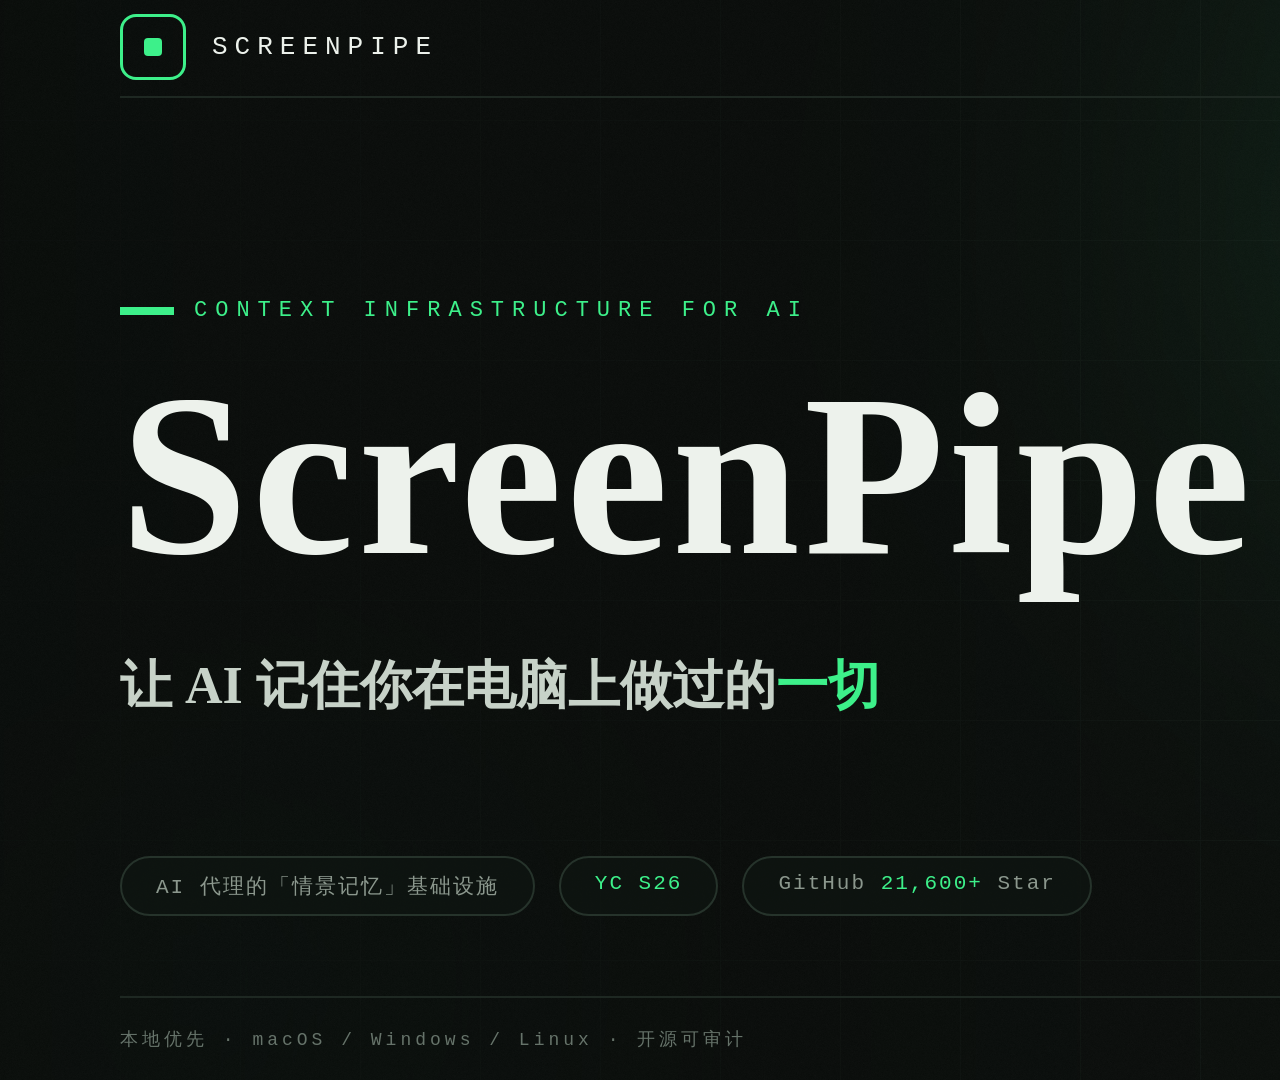
<file: slides/01-cover.html>
<!DOCTYPE html>
<html lang="zh-CN">
<head>
<meta charset="UTF-8">
<title>P01 · 封面</title>
<link rel="stylesheet" href="../shared/tokens.css">
<style>
.hero-bg{position:absolute;top:0;left:0;width:1920px;height:1080px}
.hero-bg img{width:1920px;height:1080px}
.hero-shade{position:absolute;top:0;left:0;width:1920px;height:1080px;
  background:linear-gradient(90deg,rgba(10,15,12,.93) 0%,rgba(10,15,12,.78) 48%,rgba(10,15,12,.28) 100%)}
.brand{display:flex;align-items:center;gap:26px}
.logo{width:66px;height:66px;border:3px solid #3DF08A;border-radius:16px;position:relative}
.logo i{position:absolute;left:50%;top:50%;width:18px;height:18px;margin:-9px 0 0 -9px;
  background:#3DF08A;border-radius:4px}
.brand-name{font-family:'Noto Sans Mono',monospace;font-size:26px;letter-spacing:7px;color:#EDF2EC}
.hero-main{position:absolute;left:120px;top:298px;width:1280px}
.kicker .k{font-size:22px}
.hero-title{font-family:'Noto Serif CJK SC',serif;font-weight:900;font-size:230px;line-height:1.02;
  letter-spacing:4px;color:#EDF2EC;margin-top:36px}
.hero-sub{font-family:'Noto Serif CJK SC',serif;font-weight:700;font-size:52px;line-height:1.4;
  color:#C7D2C8;margin-top:56px}
.hero-sub em{font-style:normal;color:#3DF08A}
.hero-tags{position:absolute;left:120px;top:856px;display:flex;gap:24px}
.tag{font-family:'Noto Sans Mono',monospace;font-size:21px;letter-spacing:2px;color:#8B978D;
  border:2px solid #26332B;border-radius:999px;padding:14px 34px;background:rgba(14,21,17,.72)}
.tag b{color:#3DF08A;font-weight:400}
</style>
</head>
<body>
<div class="hero-bg"><img src="../assets/grad-cover.png" alt=""></div>

<header class="masthead">
  <div class="brand">
    <div class="logo"><i></i></div>
    <div class="brand-name">SCREENPIPE</div>
  </div>
  <div class="m-tag">PRODUCT VALUE DECK <b>/</b> 2026</div>
</header>
<div class="m-rule"></div>

<div class="hero-main">
  <div class="kicker"><span class="bar"></span><span class="k">CONTEXT INFRASTRUCTURE FOR AI</span></div>
  <h1 class="hero-title">ScreenPipe</h1>
  <p class="hero-sub">让 AI 记住你在电脑上做过的<em>一切</em></p>
</div>

<div class="hero-tags">
  <div class="tag">AI 代理的「情景记忆」基础设施</div>
  <div class="tag"><b>YC S26</b></div>
  <div class="tag">GitHub <b>21,600+</b> Star</div>
</div>

<footer class="foot">
  <div class="f-tag">本地优先 · macOS / Windows / Linux · 开源可审计</div>
  <div class="f-tag">screenpipe.com</div>
</footer>
<div class="f-rule"></div>
</body>
</html>
</file>
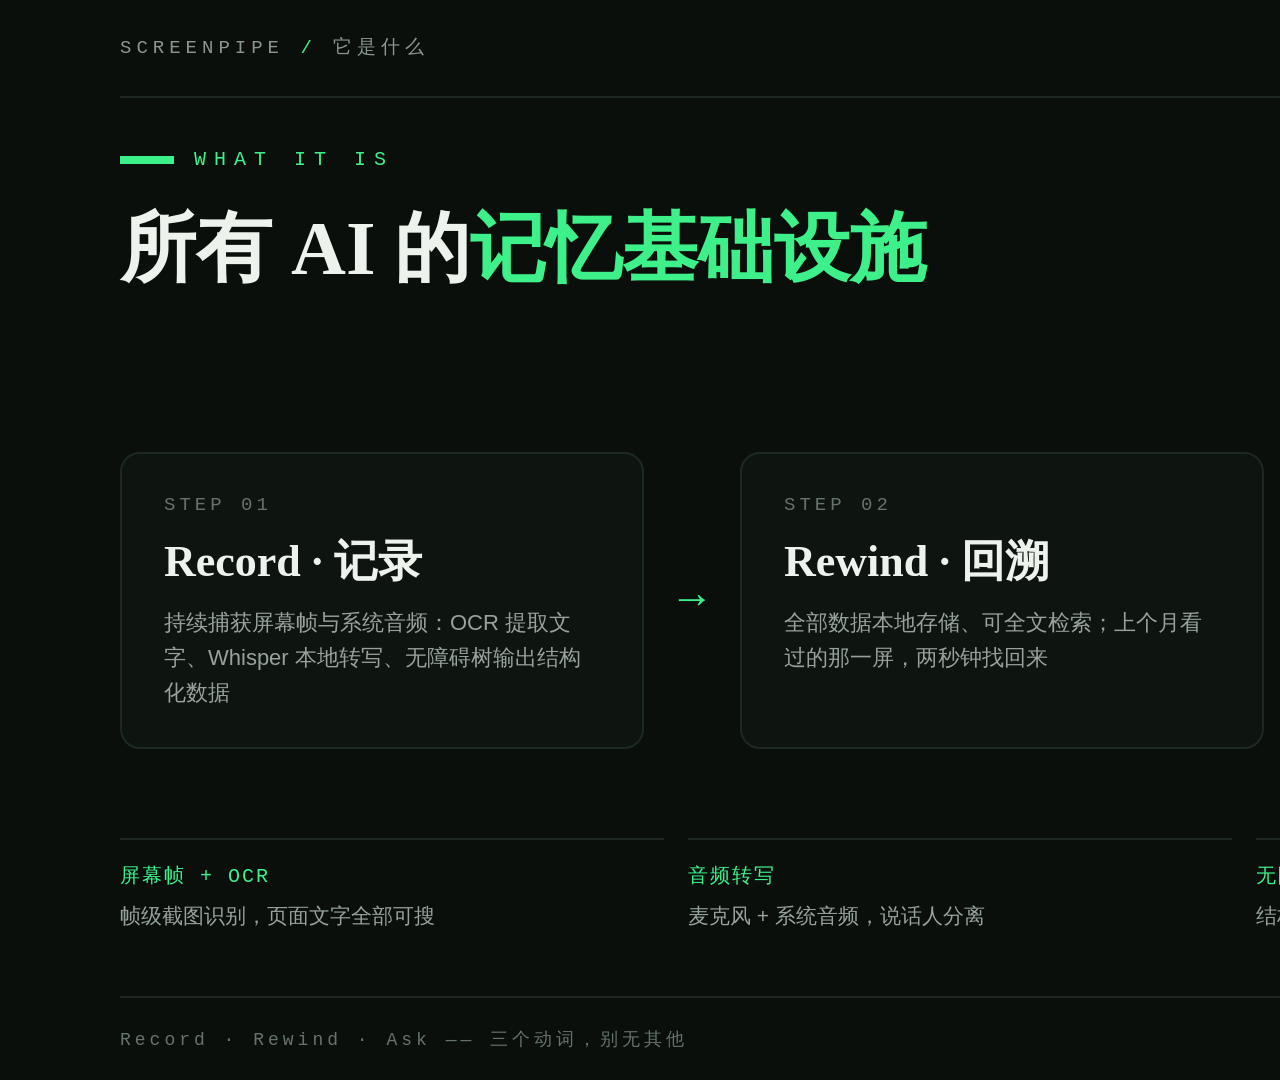
<file: slides/02-what.html>
<!DOCTYPE html>
<html lang="zh-CN">
<head>
<meta charset="UTF-8">
<title>P02 · 一句话定位</title>
<link rel="stylesheet" href="../shared/tokens.css">
<style>
.head{position:absolute;left:0;top:52px;right:0}
.head .h1{font-size:76px;margin-top:30px}
.flow{position:absolute;left:0;top:356px;display:flex;align-items:stretch;gap:0}
.stage{width:524px;border:2px solid #1E2822;border-radius:20px;background:#0E1511;padding:40px 42px 36px}
.stage .no{font-family:'Noto Sans Mono',monospace;font-size:19px;letter-spacing:4px;color:#66736A}
.stage .vt{font-family:'Noto Serif CJK SC',serif;font-weight:900;font-size:44px;color:#EDF2EC;margin-top:16px}
.stage .vd{font-size:22px;line-height:1.6;color:#97A39A;margin-top:14px}
.stage.hot{border-color:#2C5C41;background:linear-gradient(180deg,#10231A,#0E1511)}
.stage.hot .vt{color:#3DF08A}
.arrow{width:96px;display:flex;align-items:center;justify-content:center}
.arrow .a{font-family:'Noto Sans Mono',monospace;font-size:44px;color:#3DF08A}
.trio{position:absolute;left:0;top:742px;right:0;display:flex;gap:24px}
.tp{flex:1;border-top:2px solid #1E2822;padding-top:22px}
.tp .tt{font-family:'Noto Sans Mono',monospace;font-size:20px;letter-spacing:2px;color:#3DF08A}
.tp .td{font-size:21px;line-height:1.6;color:#97A39A;margin-top:10px}
.quote{position:absolute;right:0;top:52px;width:520px;text-align:right}
.quote .q{font-family:'Noto Serif CJK SC',serif;font-size:26px;line-height:1.75;color:#C7D2C8}
.quote .q b{color:#3DF08A;font-weight:700}
</style>
</head>
<body>
<header class="masthead">
  <span class="m-tag">SCREENPIPE <b>/</b> 它是什么</span>
  <span class="m-tag">02 <b>/</b> 10</span>
</header>
<div class="m-rule"></div>

<div class="main">
  <div class="head">
    <div class="kicker"><span class="bar"></span><span class="k">WHAT IT IS</span></div>
    <h1 class="h1">所有 AI 的<em>记忆基础设施</em></h1>
  </div>
  <div class="quote">
    <p class="q">不是又一个 AI 助手，<br>而是所有 AI 调用的<br><b>本地记忆层</b>——<br>REST API + MCP 服务器</p>
  </div>

  <div class="flow">
    <div class="stage">
      <div class="no">STEP 01</div>
      <div class="vt">Record · 记录</div>
      <p class="vd">持续捕获屏幕帧与系统音频：OCR 提取文字、Whisper 本地转写、无障碍树输出结构化数据</p>
    </div>
    <div class="arrow"><span class="a">→</span></div>
    <div class="stage">
      <div class="no">STEP 02</div>
      <div class="vt">Rewind · 回溯</div>
      <p class="vd">全部数据本地存储、可全文检索；上个月看过的那一屏，两秒钟找回来</p>
    </div>
    <div class="arrow"><span class="a">→</span></div>
    <div class="stage hot">
      <div class="no">STEP 03</div>
      <div class="vt">Ask · 提问</div>
      <p class="vd">任何 AI 通过本地 API 或 MCP 读取你的历史上下文，回答「你做过什么」级别的问题</p>
    </div>
  </div>

  <div class="trio">
    <div class="tp"><div class="tt">屏幕帧 + OCR</div><p class="td">帧级截图识别，页面文字全部可搜</p></div>
    <div class="tp"><div class="tt">音频转写</div><p class="td">麦克风 + 系统音频，说话人分离</p></div>
    <div class="tp"><div class="tt">无障碍树</div><p class="td">结构化 UI 数据，AI 直接读懂界面</p></div>
  </div>
</div>

<footer class="foot">
  <div class="f-tag">Record · Rewind · Ask —— 三个动词，别无其他</div>
  <div class="f-tag">02 <b>/</b> 10</div>
</footer>
<div class="f-rule"></div>
</body>
</html>
</file>
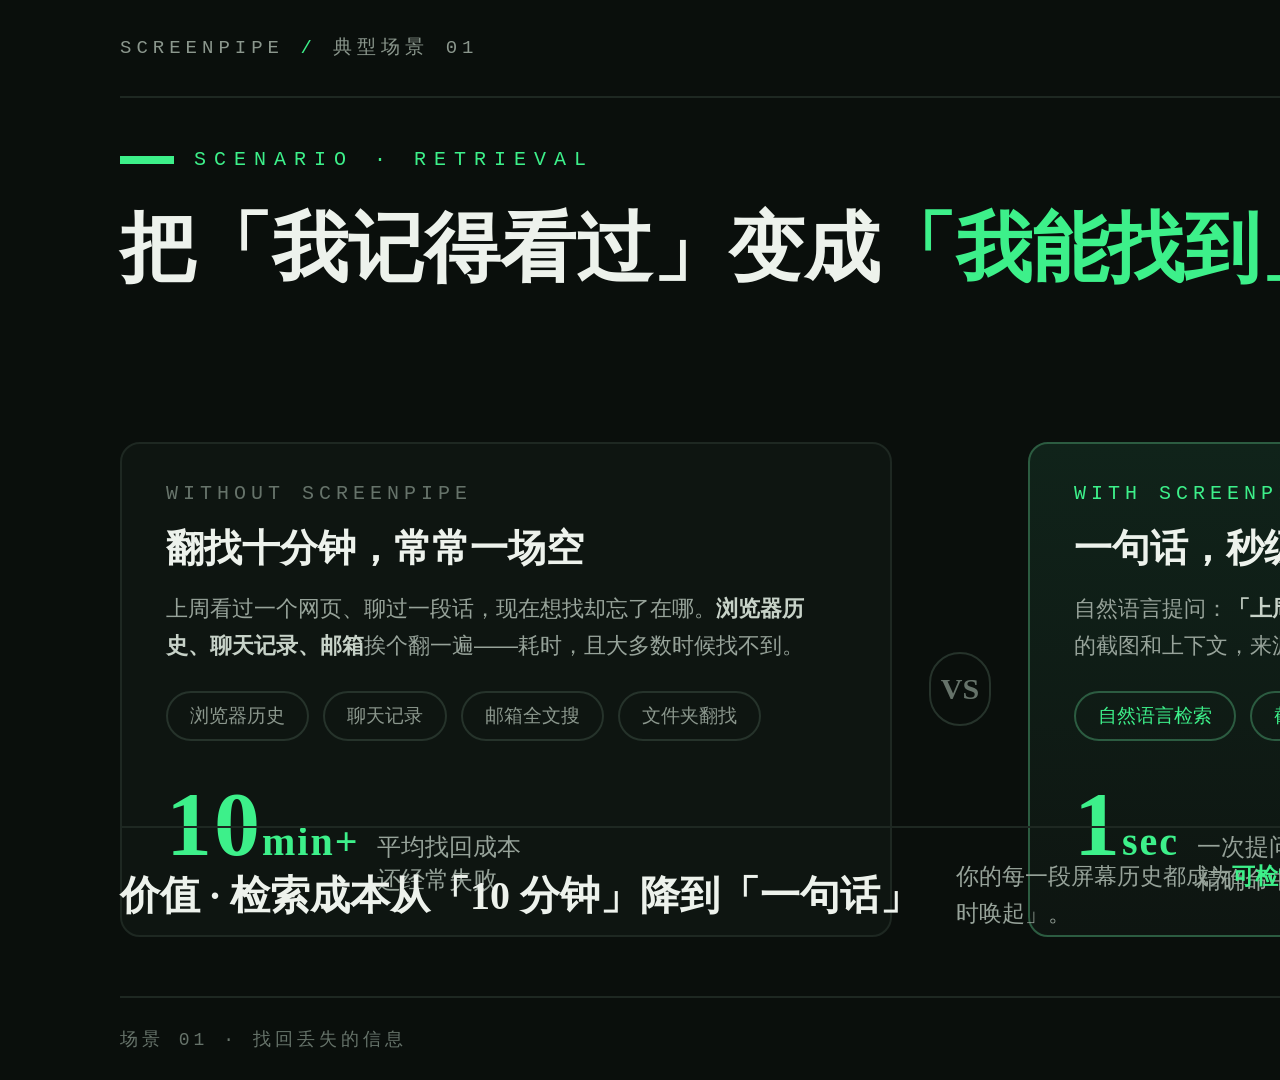
<file: slides/03-retrieval.html>
<!DOCTYPE html>
<html lang="zh-CN">
<head>
<meta charset="UTF-8">
<title>P03 · 场景一：找回丢失的信息</title>
<link rel="stylesheet" href="../shared/tokens.css">
<style>
.head{position:absolute;left:0;top:52px}
.head .h1{font-size:76px;margin-top:30px}
.compare{position:absolute;left:0;top:346px;right:0;display:flex;gap:36px;align-items:stretch}
.col{flex:1;border:2px solid #1E2822;border-radius:20px;padding:38px 44px;background:#0E1511}
.col.good{border-color:#2C5C41;background:linear-gradient(180deg,#10231A,#0E1511)}
.col .lab{font-family:'Noto Sans Mono',monospace;font-size:20px;letter-spacing:5px;color:#66736A}
.col.good .lab{color:#3DF08A}
.col .way{font-family:'Noto Serif CJK SC',serif;font-weight:900;font-size:38px;color:#EDF2EC;margin-top:18px}
.col .desc{font-size:22px;line-height:1.7;color:#97A39A;margin-top:16px}
.col .desc b{color:#C7D2C8;font-weight:600}
.chips{margin-top:26px;display:flex;flex-wrap:wrap;gap:14px}
.chip{font-family:'Noto Sans Mono',monospace;font-size:19px;color:#8B978D;border:2px solid #26332B;
  border-radius:999px;padding:10px 22px}
.gstat{margin-top:30px;display:flex;align-items:baseline;gap:18px}
.gstat .n{font-family:'Noto Serif CJK SC',serif;font-weight:900;font-size:92px;color:#3DF08A;letter-spacing:2px}
.gstat .u{font-size:24px;color:#97A39A;line-height:1.4}
.vs{width:64px;display:flex;align-items:center;justify-content:center}
.vs span{font-family:'Noto Serif CJK SC',serif;font-weight:900;font-size:30px;color:#66736A;
  border:2px solid #26332B;border-radius:999px;padding:18px 10px}
.value{position:absolute;left:0;bottom:64px;right:0;border-top:2px solid #1E2822;padding-top:30px;
  display:flex;align-items:center;gap:36px}
.value .vl{font-family:'Noto Serif CJK SC',serif;font-weight:900;font-size:40px;color:#EDF2EC;white-space:nowrap}
.value .vr{font-size:23px;line-height:1.6;color:#97A39A}
.value .vr b{color:#3DF08A;font-weight:600}
</style>
</head>
<body>
<header class="masthead">
  <span class="m-tag">SCREENPIPE <b>/</b> 典型场景 01</span>
  <span class="m-tag">03 <b>/</b> 10</span>
</header>
<div class="m-rule"></div>

<div class="main">
  <div class="head">
    <div class="kicker"><span class="bar"></span><span class="k">SCENARIO · RETRIEVAL</span></div>
    <h1 class="h1">把「我记得看过」变成<em>「我能找到」</em></h1>
  </div>

  <div class="compare">
    <div class="col">
      <div class="lab">WITHOUT SCREENPIPE</div>
      <div class="way">翻找十分钟，常常一场空</div>
      <p class="desc">上周看过一个网页、聊过一段话，现在想找却忘了在哪。<b>浏览器历史、聊天记录、邮箱</b>挨个翻一遍——耗时，且大多数时候找不到。</p>
      <div class="chips">
        <div class="chip">浏览器历史</div>
        <div class="chip">聊天记录</div>
        <div class="chip">邮箱全文搜</div>
        <div class="chip">文件夹翻找</div>
      </div>
      <div class="gstat"><span class="n">10<small style="font-size:40px">min+</small></span><span class="u">平均找回成本<br>还经常失败</span></div>
    </div>
    <div class="vs"><span>VS</span></div>
    <div class="col good">
      <div class="lab">WITH SCREENPIPE</div>
      <div class="way">一句话，秒级命中</div>
      <p class="desc">自然语言提问：<b>「上周关于项目 deadline 的讨论」</b>——直接返回当时的截图和上下文，来源、时间、前后文一目了然。</p>
      <div class="chips">
        <div class="chip acc" style="color:#3DF08A;border-color:#2C5C41">自然语言检索</div>
        <div class="chip acc" style="color:#3DF08A;border-color:#2C5C41">截图 + 上下文</div>
      </div>
      <div class="gstat"><span class="n">1<small style="font-size:40px">sec</small></span><span class="u">一次提问<br>精确命中原始画面</span></div>
    </div>
  </div>

  <div class="value">
    <span class="vl">价值 · 检索成本从「10 分钟」降到「一句话」</span>
    <p class="vr">你的每一段屏幕历史都成为<b>可检索的资产</b>——信息不再是「看过就丢」，而是「随时唤起」。</p>
  </div>
</div>

<footer class="foot">
  <div class="f-tag">场景 01 · 找回丢失的信息</div>
  <div class="f-tag">03 <b>/</b> 10</div>
</footer>
<div class="f-rule"></div>
</body>
</html>
</file>
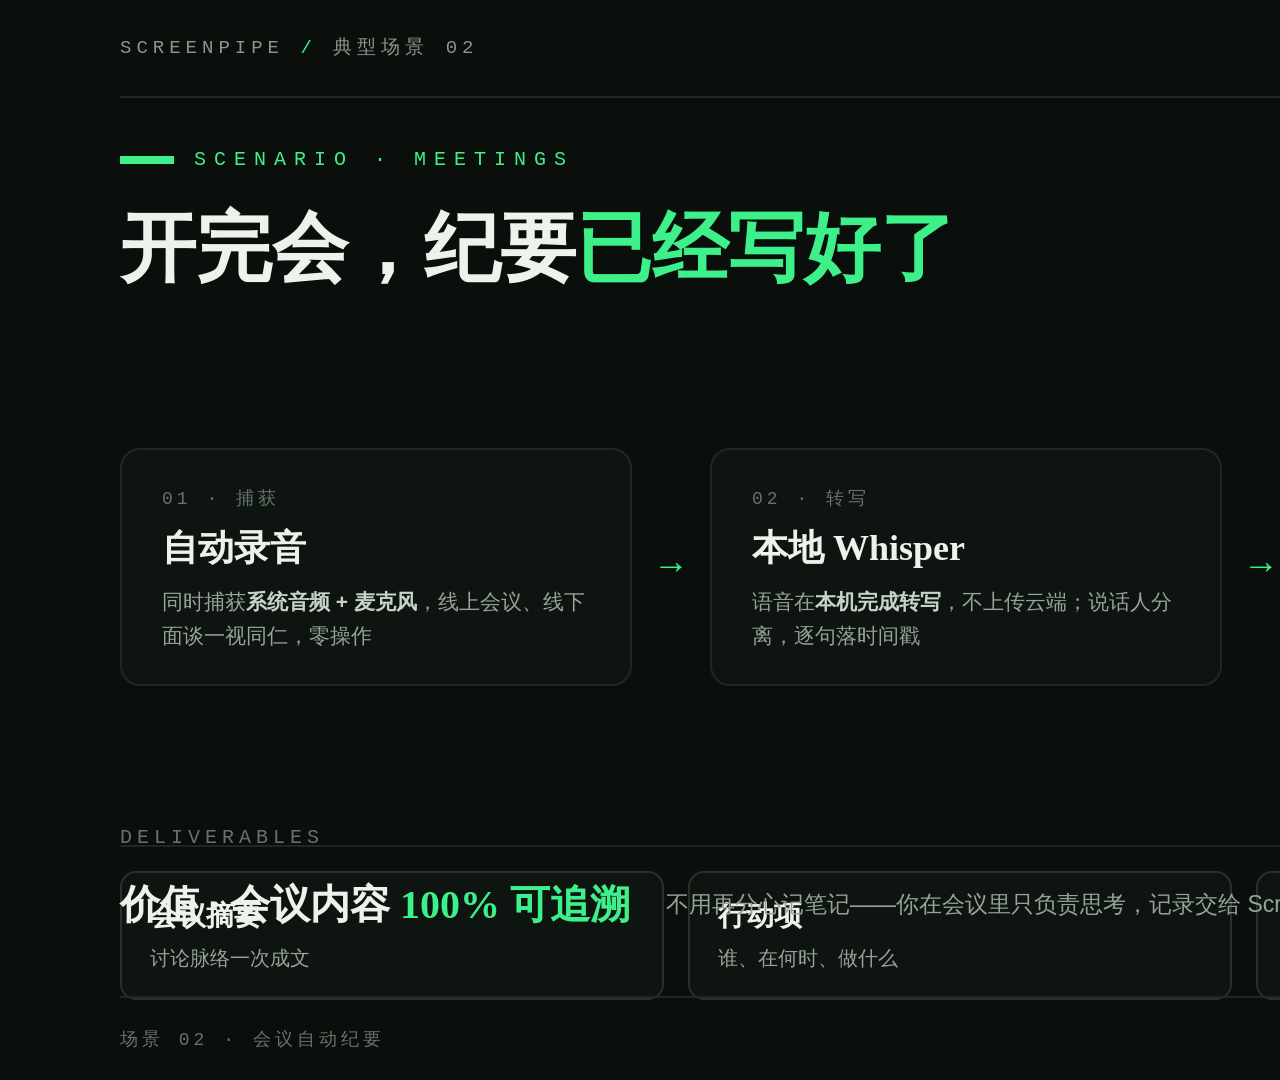
<file: slides/04-meeting.html>
<!DOCTYPE html>
<html lang="zh-CN">
<head>
<meta charset="UTF-8">
<title>P04 · 场景二：会议自动纪要</title>
<link rel="stylesheet" href="../shared/tokens.css">
<style>
.head{position:absolute;left:0;top:52px}
.head .h1{font-size:76px;margin-top:30px}
.pain{position:absolute;right:0;top:64px;width:470px;border-left:2px solid #26332B;padding-left:32px}
.pain p{font-size:22px;line-height:1.75;color:#97A39A}
.pain b{color:#C7D2C8;font-weight:600}
.pain .pl{font-family:'Noto Sans Mono',monospace;font-size:19px;letter-spacing:4px;color:#66736A;margin-bottom:12px}
.chain{position:absolute;left:0;top:352px;display:flex;align-items:stretch}
.node{width:512px;border:2px solid #1E2822;border-radius:20px;background:#0E1511;padding:36px 40px 32px}
.node.hot{border-color:#2C5C41;background:linear-gradient(180deg,#10231A,#0E1511)}
.node .no{font-family:'Noto Sans Mono',monospace;font-size:18px;letter-spacing:4px;color:#66736A}
.node.hot .no{color:#3DF08A}
.node .nt{font-family:'Noto Serif CJK SC',serif;font-weight:900;font-size:36px;color:#EDF2EC;margin-top:14px}
.node .nd{font-size:21px;line-height:1.6;color:#97A39A;margin-top:12px}
.node .nd b{color:#C7D2C8;font-weight:600}
.node.hot .nd b{color:#3DF08A}
.jt{width:78px;display:flex;align-items:center;justify-content:center}
.jt span{font-family:'Noto Sans Mono',monospace;font-size:36px;color:#3DF08A}
.outputs{position:absolute;left:0;top:730px;right:0}
.outputs .ol{font-family:'Noto Sans Mono',monospace;font-size:20px;letter-spacing:5px;color:#66736A;margin-bottom:22px}
.o-row{display:flex;gap:24px}
.o-card{flex:1;border:2px solid #26332B;border-radius:16px;padding:24px 28px;background:#0E1511}
.o-card .ot{font-family:'Noto Serif CJK SC',serif;font-weight:700;font-size:28px;color:#EDF2EC}
.o-card .od{font-size:20px;line-height:1.55;color:#97A39A;margin-top:8px}
.value{position:absolute;left:0;bottom:64px;right:0;border-top:2px solid #1E2822;padding-top:30px;
  display:flex;align-items:center;gap:36px}
.value .vl{font-family:'Noto Serif CJK SC',serif;font-weight:900;font-size:40px;color:#EDF2EC;white-space:nowrap}
.value .vl em{font-style:normal;color:#3DF08A}
.value .vr{font-size:23px;line-height:1.6;color:#97A39A}
</style>
</head>
<body>
<header class="masthead">
  <span class="m-tag">SCREENPIPE <b>/</b> 典型场景 02</span>
  <span class="m-tag">04 <b>/</b> 10</span>
</header>
<div class="m-rule"></div>

<div class="main">
  <div class="head">
    <div class="kicker"><span class="bar"></span><span class="k">SCENARIO · MEETINGS</span></div>
    <h1 class="h1">开完会，纪要<em>已经写好了</em></h1>
  </div>
  <div class="pain">
    <div class="pl">THE OLD WAY</div>
    <p>天天开会，<b>笔记跟不上讨论</b>；会后一周，谁说了什么、定了什么——全忘了。</p>
  </div>

  <div class="chain">
    <div class="node">
      <div class="no">01 · 捕获</div>
      <div class="nt">自动录音</div>
      <p class="nd">同时捕获<b>系统音频 + 麦克风</b>，线上会议、线下面谈一视同仁，零操作</p>
    </div>
    <div class="jt"><span>→</span></div>
    <div class="node">
      <div class="no">02 · 转写</div>
      <div class="nt">本地 Whisper</div>
      <p class="nd">语音在<b>本机完成转写</b>，不上传云端；说话人分离，逐句落时间戳</p>
    </div>
    <div class="jt"><span>→</span></div>
    <div class="node hot">
      <div class="no">03 · 产出</div>
      <div class="nt">结构化纪要</div>
      <p class="nd">会议摘要、行动项、待跟进——<b>开完会自动生成</b>，可直接追问任何细节</p>
    </div>
  </div>

  <div class="outputs">
    <div class="ol">DELIVERABLES</div>
    <div class="o-row">
      <div class="o-card"><div class="ot">会议摘要</div><p class="od">讨论脉络一次成文</p></div>
      <div class="o-card"><div class="ot">行动项</div><p class="od">谁、在何时、做什么</p></div>
      <div class="o-card"><div class="ot">原话追溯</div><p class="od">任何结论都能回放到原句</p></div>
    </div>
  </div>

  <div class="value">
    <span class="vl">价值 · 会议内容 <em>100% 可追溯</em></span>
    <p class="vr">不用再分心记笔记——你在会议里只负责思考，记录交给 ScreenPipe。</p>
  </div>
</div>

<footer class="foot">
  <div class="f-tag">场景 02 · 会议自动纪要</div>
  <div class="f-tag">04 <b>/</b> 10</div>
</footer>
<div class="f-rule"></div>
</body>
</html>
</file>
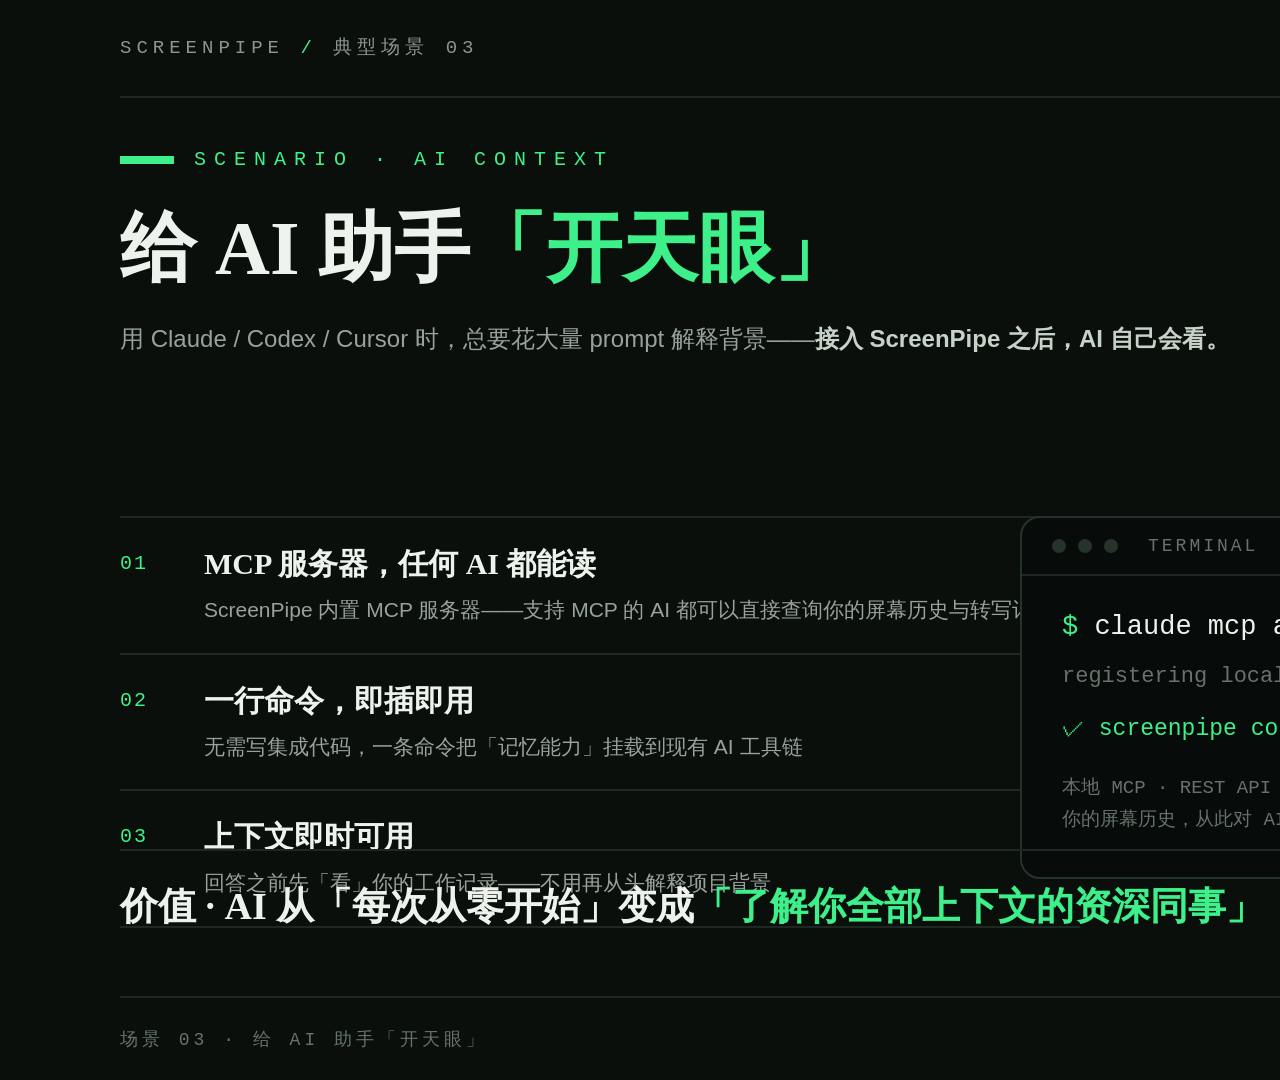
<file: slides/05-ai-context.html>
<!DOCTYPE html>
<html lang="zh-CN">
<head>
<meta charset="UTF-8">
<title>P05 · 场景三：给 AI 助手开天眼</title>
<link rel="stylesheet" href="../shared/tokens.css">
<style>
.head{position:absolute;left:0;top:52px;width:1360px}
.head .h1{font-size:76px;margin-top:30px}
.head .lead{font-size:24px;line-height:1.7;color:#97A39A;margin-top:24px}
.head .lead b{color:#C7D2C8;font-weight:600}
.points{position:absolute;left:0;top:420px;width:960px}
.pt{display:flex;gap:28px;padding:26px 0;border-top:2px solid #1E2822}
.pt:last-child{border-bottom:2px solid #1E2822}
.pt .pn{font-family:'Noto Sans Mono',monospace;font-size:20px;color:#3DF08A;letter-spacing:2px;
  min-width:56px;padding-top:8px}
.pt .pt-t{font-family:'Noto Serif CJK SC',serif;font-weight:700;font-size:30px;color:#EDF2EC}
.pt .pt-d{font-size:21px;line-height:1.6;color:#97A39A;margin-top:8px}
.terminal{position:absolute;right:0;top:420px;width:780px;border:2px solid #26332B;border-radius:20px;
  background:#070B09;overflow:hidden}
.t-bar{height:58px;border-bottom:2px solid #1E2822;display:flex;align-items:center;padding:0 30px}
.t-dot{width:14px;height:14px;border-radius:50%;background:#26332B;margin-right:12px}
.t-bar .t-name{font-family:'Noto Sans Mono',monospace;font-size:18px;letter-spacing:3px;color:#66736A;
  margin-left:18px}
.t-body{padding:36px 40px 40px;font-family:'Noto Sans Mono',monospace}
.t-cmd{font-size:27px;color:#EDF2EC}
.t-cmd .pr{color:#3DF08A}
.t-res{font-size:22px;color:#66736A;margin-top:22px}
.t-ok{font-size:23px;color:#3DF08A;margin-top:26px}
.t-note{font-size:19px;color:#66736A;margin-top:30px;line-height:1.7}
.t-note b{color:#8B978D;font-weight:400}
.value{position:absolute;left:0;bottom:64px;right:0;border-top:2px solid #1E2822;padding-top:30px;
  display:flex;align-items:center;gap:36px}
.value .vl{font-family:'Noto Serif CJK SC',serif;font-weight:900;font-size:38px;color:#EDF2EC;white-space:nowrap}
.value .vl em{font-style:normal;color:#3DF08A}
.value .vr{font-size:23px;line-height:1.6;color:#97A39A}
</style>
</head>
<body>
<header class="masthead">
  <span class="m-tag">SCREENPIPE <b>/</b> 典型场景 03</span>
  <span class="m-tag">05 <b>/</b> 10</span>
</header>
<div class="m-rule"></div>

<div class="main">
  <div class="head">
    <div class="kicker"><span class="bar"></span><span class="k">SCENARIO · AI CONTEXT</span></div>
    <h1 class="h1">给 AI 助手<em>「开天眼」</em></h1>
    <p class="lead">用 Claude / Codex / Cursor 时，总要花大量 prompt 解释背景——<b>接入 ScreenPipe 之后，AI 自己会看。</b></p>
  </div>

  <div class="points">
    <div class="pt">
      <span class="pn">01</span>
      <div>
        <div class="pt-t">MCP 服务器，任何 AI 都能读</div>
        <p class="pt-d">ScreenPipe 内置 MCP 服务器——支持 MCP 的 AI 都可以直接查询你的屏幕历史与转写记录</p>
      </div>
    </div>
    <div class="pt">
      <span class="pn">02</span>
      <div>
        <div class="pt-t">一行命令，即插即用</div>
        <p class="pt-d">无需写集成代码，一条命令把「记忆能力」挂载到现有 AI 工具链</p>
      </div>
    </div>
    <div class="pt">
      <span class="pn">03</span>
      <div>
        <div class="pt-t">上下文即时可用</div>
        <p class="pt-d">回答之前先「看」你的工作记录——不用再从头解释项目背景</p>
      </div>
    </div>
  </div>

  <div class="terminal">
    <div class="t-bar">
      <span class="t-dot"></span><span class="t-dot"></span><span class="t-dot"></span>
      <span class="t-name">TERMINAL</span>
    </div>
    <div class="t-body">
      <p class="t-cmd"><span class="pr">$</span> claude mcp add screenpipe</p>
      <p class="t-res">registering local MCP server ...</p>
      <p class="t-ok">✓ screenpipe connected</p>
      <p class="t-note">本地 MCP · REST API <b>localhost:3030</b><br>你的屏幕历史，从此对 AI 可见——全程不离开本机</p>
    </div>
  </div>

  <div class="value">
    <span class="vl">价值 · AI 从「每次从零开始」变成<em>「了解你全部上下文的资深同事」</em></span>
    <p class="vr">输入减半，产出加倍——它知道你在做什么。</p>
  </div>
</div>

<footer class="foot">
  <div class="f-tag">场景 03 · 给 AI 助手「开天眼」</div>
  <div class="f-tag">05 <b>/</b> 10</div>
</footer>
<div class="f-rule"></div>
</body>
</html>
</file>
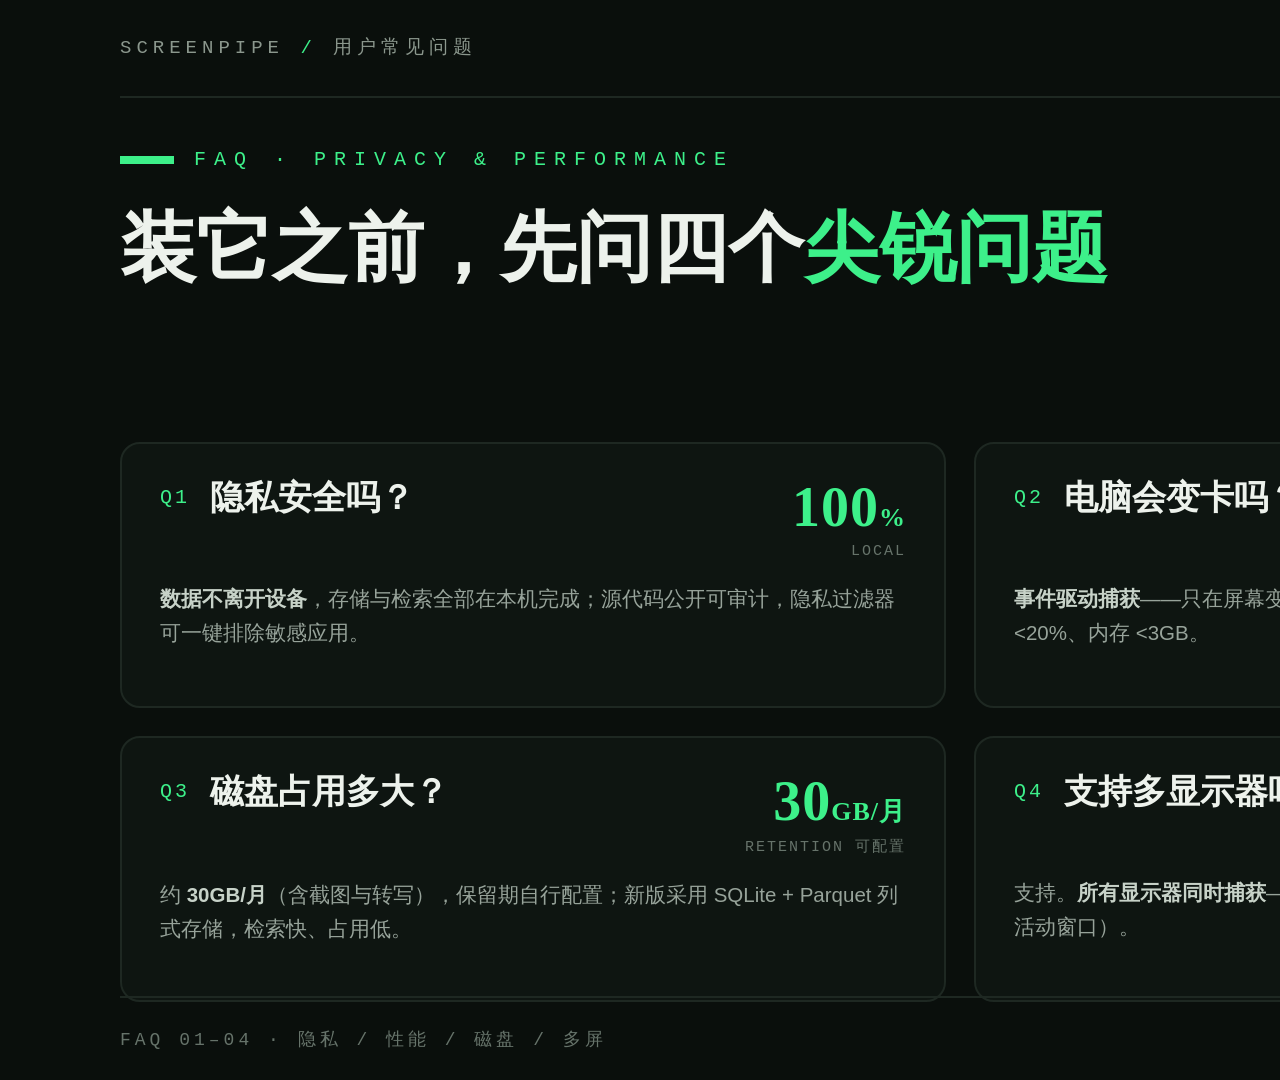
<file: slides/06-faq1.html>
<!DOCTYPE html>
<html lang="zh-CN">
<head>
<meta charset="UTF-8">
<title>P06 · 用户常见问题（上）</title>
<link rel="stylesheet" href="../shared/tokens.css">
<style>
.head{position:absolute;left:0;top:52px}
.head .h1{font-size:76px;margin-top:30px}
.grid{position:absolute;left:0;top:346px;right:0;display:grid;
  grid-template-columns:1fr 1fr;grid-template-rows:1fr 1fr;gap:28px;height:560px}
.faq{border:2px solid #1E2822;border-radius:20px;background:#0E1511;padding:32px 38px 28px;position:relative}
.faq .top{display:flex;align-items:flex-start;justify-content:space-between;gap:24px}
.faq .qrow{display:flex;align-items:flex-start;gap:20px;min-width:0}
.faq .qn{font-family:'Noto Sans Mono',monospace;font-size:20px;letter-spacing:3px;color:#3DF08A;
  padding-top:10px}
.faq .qt{font-family:'Noto Serif CJK SC',serif;font-weight:900;font-size:34px;color:#EDF2EC;line-height:1.3}
.faq .stat{text-align:right;flex-shrink:0;margin-top:2px}
.faq .stat .sv{font-family:'Noto Serif CJK SC',serif;font-weight:900;font-size:56px;color:#3DF08A;
  letter-spacing:1px;line-height:1.05}
.faq .stat .sv small{font-size:26px;font-weight:700}
.faq .stat .sl{font-family:'Noto Sans Mono',monospace;font-size:15px;letter-spacing:2px;color:#66736A;
  margin-top:6px;white-space:nowrap}
.faq .ad{font-size:20.5px;line-height:1.65;color:#97A39A;margin-top:22px}
.faq .ad b{color:#C7D2C8;font-weight:600}
</style>
</head>
<body>
<header class="masthead">
  <span class="m-tag">SCREENPIPE <b>/</b> 用户常见问题</span>
  <span class="m-tag">06 <b>/</b> 10</span>
</header>
<div class="m-rule"></div>

<div class="main">
  <div class="head">
    <div class="kicker"><span class="bar"></span><span class="k">FAQ · PRIVACY &amp; PERFORMANCE</span></div>
    <h1 class="h1">装它之前，先问四个<em>尖锐问题</em></h1>
  </div>

  <div class="grid">
    <div class="faq">
      <div class="top">
        <div class="qrow"><span class="qn">Q1</span><span class="qt">隐私安全吗？</span></div>
        <div class="stat"><div class="sv">100<small>%</small></div><div class="sl">LOCAL</div></div>
      </div>
      <p class="ad"><b>数据不离开设备</b>，存储与检索全部在本机完成；源代码公开可审计，隐私过滤器可一键排除敏感应用。</p>
    </div>
    <div class="faq">
      <div class="top">
        <div class="qrow"><span class="qn">Q2</span><span class="qt">电脑会变卡吗？</span></div>
        <div class="stat"><div class="sv">&lt;20<small>% CPU</small></div><div class="sl">RAM &lt; 3GB</div></div>
      </div>
      <p class="ad"><b>事件驱动捕获</b>——只在屏幕变化时截关键帧，不录像。实测后台常驻 CPU 占用 &lt;20%、内存 &lt;3GB。</p>
    </div>
    <div class="faq">
      <div class="top">
        <div class="qrow"><span class="qn">Q3</span><span class="qt">磁盘占用多大？</span></div>
        <div class="stat"><div class="sv">30<small>GB/月</small></div><div class="sl">RETENTION 可配置</div></div>
      </div>
      <p class="ad">约 <b>30GB/月</b>（含截图与转写），保留期自行配置；新版采用 SQLite + Parquet 列式存储，检索快、占用低。</p>
    </div>
    <div class="faq">
      <div class="top">
        <div class="qrow"><span class="qn">Q4</span><span class="qt">支持多显示器吗？</span></div>
        <div class="stat"><div class="sv">N<small> 屏同捕</small></div><div class="sl">ALL DISPLAYS</div></div>
      </div>
      <p class="ad">支持。<b>所有显示器同时捕获</b>——副屏、竖屏、外接屏一个不漏（多数竞品只捕获活动窗口）。</p>
    </div>
  </div>
</div>

<footer class="foot">
  <div class="f-tag">FAQ 01–04 · 隐私 / 性能 / 磁盘 / 多屏</div>
  <div class="f-tag">06 <b>/</b> 10</div>
</footer>
<div class="f-rule"></div>
</body>
</html>
</file>
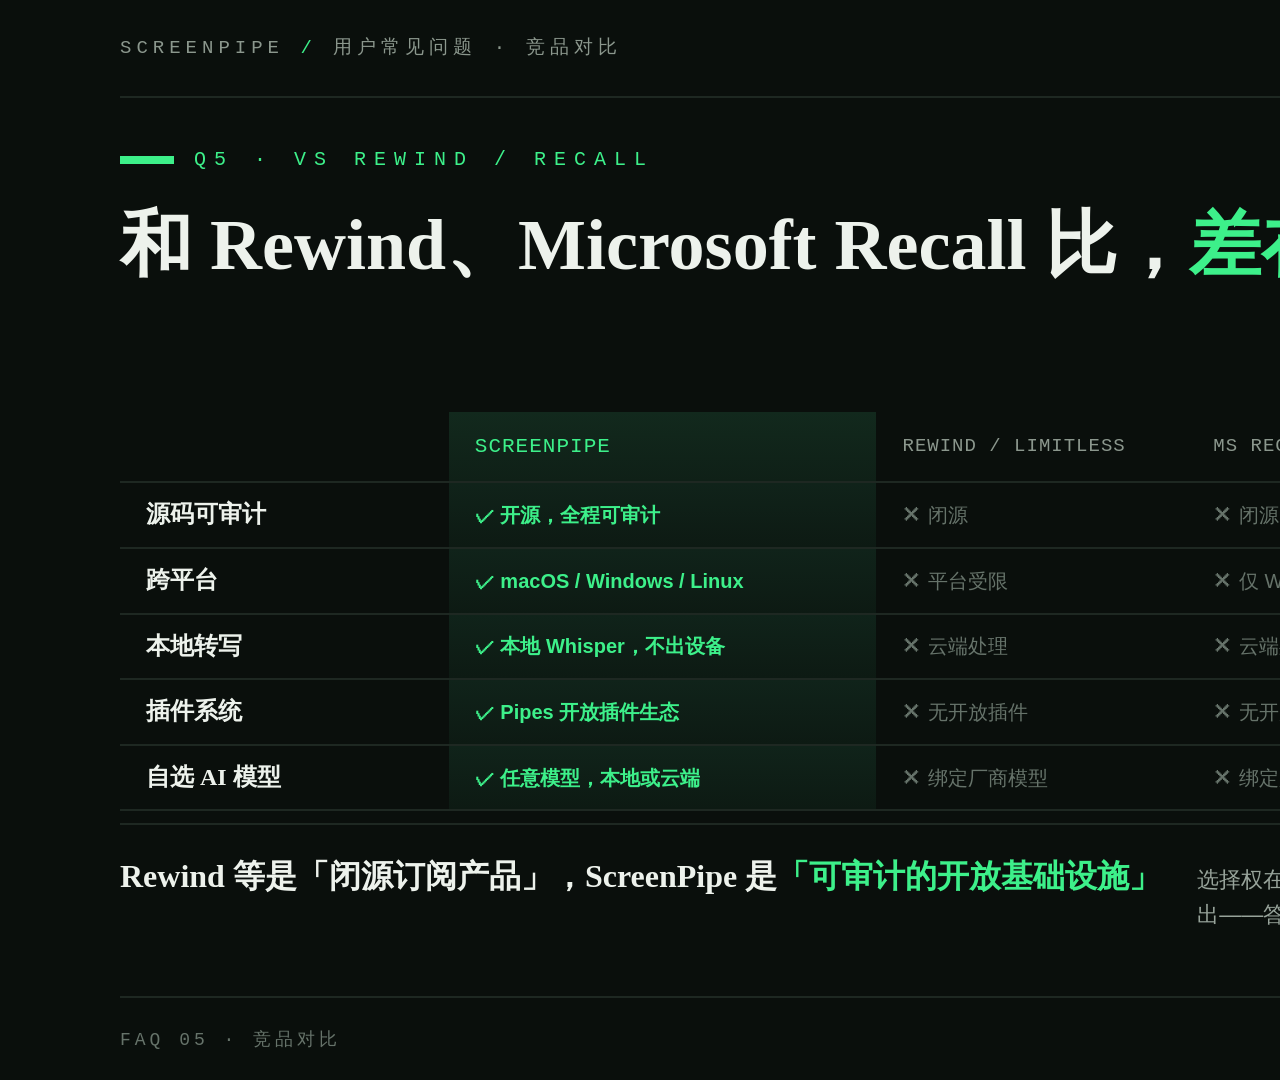
<file: slides/07-compare.html>
<!DOCTYPE html>
<html lang="zh-CN">
<head>
<meta charset="UTF-8">
<title>P07 · 与 Rewind / Recall 对比</title>
<link rel="stylesheet" href="../shared/tokens.css">
<style>
.head{position:absolute;left:0;top:52px}
.head .h1{font-size:72px;margin-top:30px}
.tbl{position:absolute;left:0;top:316px;right:0}
.trow{display:flex;align-items:stretch;border-top:2px solid #1E2822}
.trow:last-child{border-bottom:2px solid #1E2822}
.thead{border-top:none}
.cell{padding:15px 26px;font-size:20px;line-height:1.4;color:#97A39A;
  display:flex;flex-direction:column;justify-content:center}
.c-dim{width:360px;font-family:'Noto Serif CJK SC',serif;font-weight:700;font-size:24px;color:#EDF2EC}
.c-us{width:470px;background:linear-gradient(180deg,#10231A,#0D1A13);color:#EDF2EC}
.thead .c-us{background:linear-gradient(180deg,#12291D,#0F2017)}
.c-th{width:340px}
.c-th:last-child{width:330px}
.thead .cell{font-family:'Noto Sans Mono',monospace;font-size:19px;letter-spacing:1px;color:#8B978D;
  justify-content:center;padding:20px 26px}
.thead .c-us{color:#3DF08A;font-size:21px}
.c-us .ok{color:#3DF08A}
.ok{font-weight:600}
.no{color:#66736A}
.foot-note{position:absolute;left:0;bottom:64px;right:0;border-top:2px solid #1E2822;padding-top:30px;
  display:flex;align-items:baseline;gap:36px}
.foot-note .vl{font-family:'Noto Serif CJK SC',serif;font-weight:900;font-size:32px;color:#EDF2EC;white-space:nowrap}
.foot-note .vl em{font-style:normal;color:#3DF08A}
.foot-note .vr{font-size:22px;line-height:1.6;color:#97A39A}
</style>
</head>
<body>
<header class="masthead">
  <span class="m-tag">SCREENPIPE <b>/</b> 用户常见问题 · 竞品对比</span>
  <span class="m-tag">07 <b>/</b> 10</span>
</header>
<div class="m-rule"></div>

<div class="main">
  <div class="head">
    <div class="kicker"><span class="bar"></span><span class="k">Q5 · VS REWIND / RECALL</span></div>
    <h1 class="h1">和 Rewind、Microsoft Recall 比，<em>差在哪？</em></h1>
  </div>

  <div class="tbl">
    <div class="trow thead">
      <div class="cell c-dim"></div>
      <div class="cell c-us">SCREENPIPE</div>
      <div class="cell c-th">REWIND / LIMITLESS</div>
      <div class="cell c-th">MS RECALL</div>
      <div class="cell c-th">GRANOLA</div>
    </div>
    <div class="trow">
      <div class="cell c-dim">源码可审计</div>
      <div class="cell c-us"><span class="ok">✓ 开源，全程可审计</span></div>
      <div class="cell c-th"><span class="no">✕ 闭源</span></div>
      <div class="cell c-th"><span class="no">✕ 闭源</span></div>
      <div class="cell c-th"><span class="no">✕ 闭源</span></div>
    </div>
    <div class="trow">
      <div class="cell c-dim">跨平台</div>
      <div class="cell c-us"><span class="ok">✓ macOS / Windows / Linux</span></div>
      <div class="cell c-th"><span class="no">✕ 平台受限</span></div>
      <div class="cell c-th"><span class="no">✕ 仅 Windows</span></div>
      <div class="cell c-th"><span class="no">✕ 平台受限</span></div>
    </div>
    <div class="trow">
      <div class="cell c-dim">本地转写</div>
      <div class="cell c-us"><span class="ok">✓ 本地 Whisper，不出设备</span></div>
      <div class="cell c-th"><span class="no">✕ 云端处理</span></div>
      <div class="cell c-th"><span class="no">✕ 云端处理</span></div>
      <div class="cell c-th"><span class="no">✕ 云端处理</span></div>
    </div>
    <div class="trow">
      <div class="cell c-dim">插件系统</div>
      <div class="cell c-us"><span class="ok">✓ Pipes 开放插件生态</span></div>
      <div class="cell c-th"><span class="no">✕ 无开放插件</span></div>
      <div class="cell c-th"><span class="no">✕ 无开放插件</span></div>
      <div class="cell c-th"><span class="no">✕ 无开放插件</span></div>
    </div>
    <div class="trow">
      <div class="cell c-dim">自选 AI 模型</div>
      <div class="cell c-us"><span class="ok">✓ 任意模型，本地或云端</span></div>
      <div class="cell c-th"><span class="no">✕ 绑定厂商模型</span></div>
      <div class="cell c-th"><span class="no">✕ 绑定厂商模型</span></div>
      <div class="cell c-th"><span class="no">✕ 绑定厂商模型</span></div>
    </div>
  </div>

  <div class="foot-note">
    <span class="vl">Rewind 等是「闭源订阅产品」，ScreenPipe 是<em>「可审计的开放基础设施」</em></span>
    <p class="vr">选择权在你：数据留在谁手里、被谁的模型处理、能否随时退出——答案从第一行就写好了。</p>
  </div>
</div>

<footer class="foot">
  <div class="f-tag">FAQ 05 · 竞品对比</div>
  <div class="f-tag">07 <b>/</b> 10</div>
</footer>
<div class="f-rule"></div>
</body>
</html>
</file>
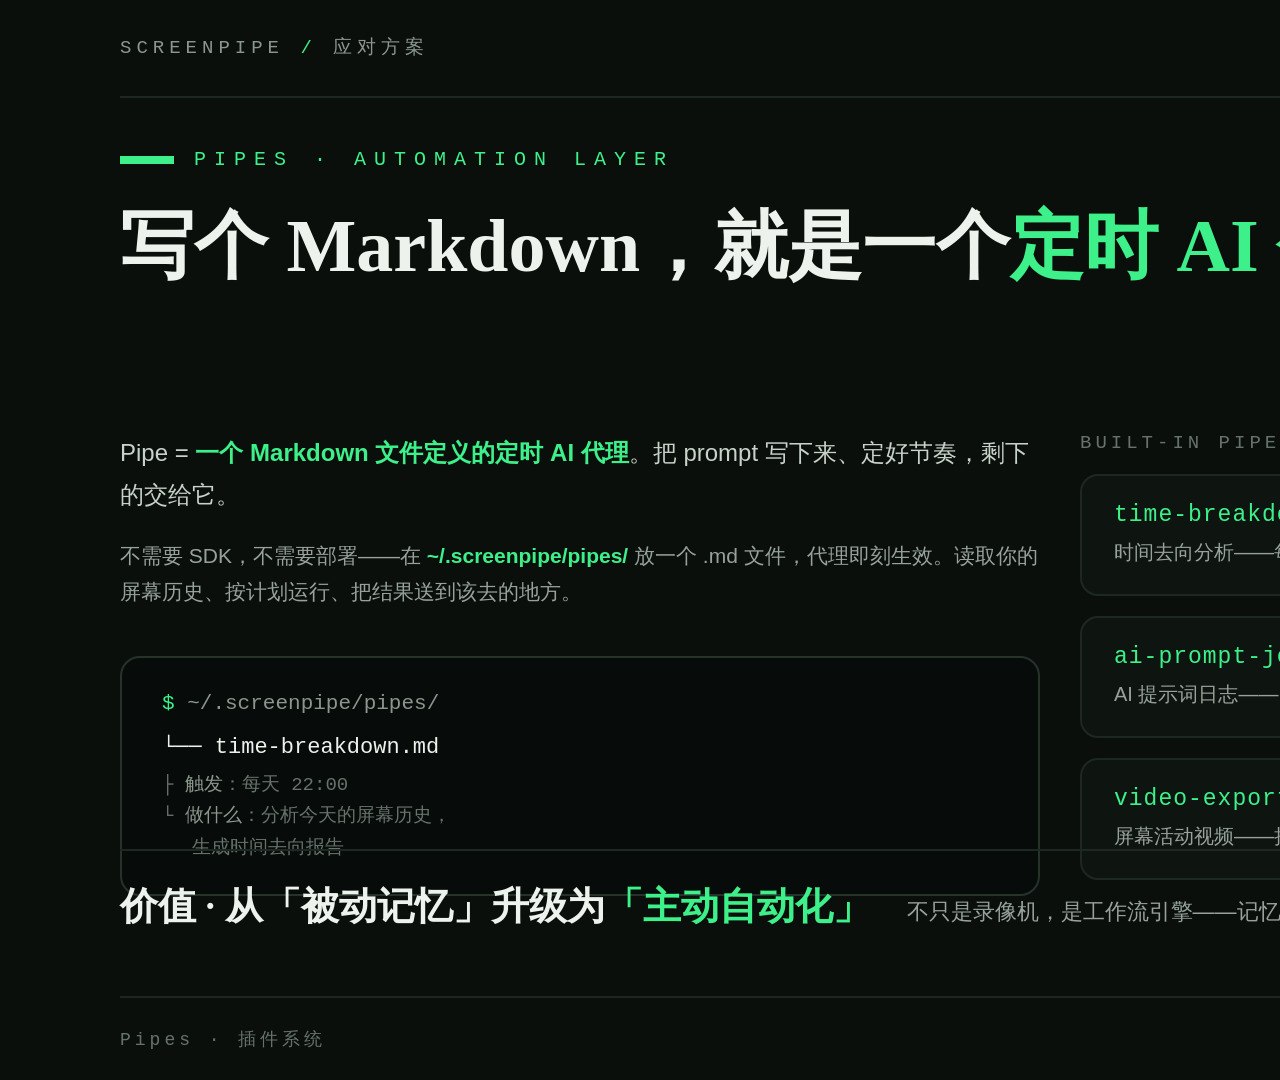
<file: slides/08-pipes.html>
<!DOCTYPE html>
<html lang="zh-CN">
<head>
<meta charset="UTF-8">
<title>P08 · Pipes 插件系统</title>
<link rel="stylesheet" href="../shared/tokens.css">
<style>
.head{position:absolute;left:0;top:52px;width:1400px}
.head .h1{font-size:74px;margin-top:30px}
.def{position:absolute;left:0;top:336px;width:920px}
.def p{font-size:24px;line-height:1.75;color:#C7D2C8}
.def p b{color:#3DF08A;font-weight:600}
.def .dd{font-size:21px;line-height:1.7;color:#97A39A;margin-top:22px}
.tree{position:absolute;left:0;top:560px;width:920px;border:2px solid #26332B;border-radius:20px;
  background:#070B09;padding:34px 40px 30px;font-family:'Noto Sans Mono',monospace}
.tree .path{font-size:21px;color:#8B978D}
.tree .path b{color:#3DF08A;font-weight:400}
.tree .f{font-size:22px;color:#EDF2EC;margin-top:20px}
.tree .c{font-size:19px;color:#66736A;margin-top:10px;line-height:1.65}
.tree .c b{color:#8B978D;font-weight:400}
.examples{position:absolute;right:0;top:336px;width:720px}
.ex-title{font-family:'Noto Sans Mono',monospace;font-size:19px;letter-spacing:4px;color:#66736A;
  margin-bottom:20px}
.ex{border:2px solid #1E2822;border-radius:18px;background:#0E1511;padding:26px 32px;margin-bottom:20px}
.ex .en{font-family:'Noto Sans Mono',monospace;font-size:23px;color:#3DF08A;letter-spacing:1px}
.ex .ed{font-size:20px;line-height:1.6;color:#97A39A;margin-top:8px}
.value{position:absolute;left:0;bottom:64px;right:0;border-top:2px solid #1E2822;padding-top:30px;
  display:flex;align-items:baseline;gap:36px}
.value .vl{font-family:'Noto Serif CJK SC',serif;font-weight:900;font-size:38px;color:#EDF2EC;white-space:nowrap}
.value .vl em{font-style:normal;color:#3DF08A}
.value .vr{font-size:22px;line-height:1.6;color:#97A39A}
</style>
</head>
<body>
<header class="masthead">
  <span class="m-tag">SCREENPIPE <b>/</b> 应对方案</span>
  <span class="m-tag">08 <b>/</b> 10</span>
</header>
<div class="m-rule"></div>

<div class="main">
  <div class="head">
    <div class="kicker"><span class="bar"></span><span class="k">PIPES · AUTOMATION LAYER</span></div>
    <h1 class="h1">写个 Markdown，就是一个<em>定时 AI 代理</em></h1>
  </div>

  <div class="def">
    <p>Pipe = <b>一个 Markdown 文件定义的定时 AI 代理</b>。把 prompt 写下来、定好节奏，剩下的交给它。</p>
    <p class="dd">不需要 SDK，不需要部署——在 <b>~/.screenpipe/pipes/</b> 放一个 .md 文件，代理即刻生效。读取你的屏幕历史、按计划运行、把结果送到该去的地方。</p>
  </div>

  <div class="tree">
    <p class="path"><b>$</b> ~/.screenpipe/pipes/</p>
    <p class="f">└── time-breakdown.md</p>
    <p class="c">├ <b>触发</b>：每天 22:00<br>└ <b>做什么</b>：分析今天的屏幕历史，<br>　 生成时间去向报告</p>
  </div>

  <div class="examples">
    <div class="ex-title">BUILT-IN PIPES</div>
    <div class="ex">
      <div class="en">time-breakdown</div>
      <p class="ed">时间去向分析——每个应用、每个项目各耗了多少小时</p>
    </div>
    <div class="ex">
      <div class="en">ai-prompt-journal</div>
      <p class="ed">AI 提示词日志——自动记录你与 AI 的每次交互，复盘 prompting 轨迹</p>
    </div>
    <div class="ex">
      <div class="en">video-export</div>
      <p class="ed">屏幕活动视频——把一天的操作剪成可回放的时间轴</p>
    </div>
  </div>

  <div class="value">
    <span class="vl">价值 · 从「被动记忆」升级为<em>「主动自动化」</em></span>
    <p class="vr">不只是录像机，是工作流引擎——记忆只是开始。</p>
  </div>
</div>

<footer class="foot">
  <div class="f-tag">Pipes · 插件系统</div>
  <div class="f-tag">08 <b>/</b> 10</div>
</footer>
<div class="f-rule"></div>
</body>
</html>
</file>
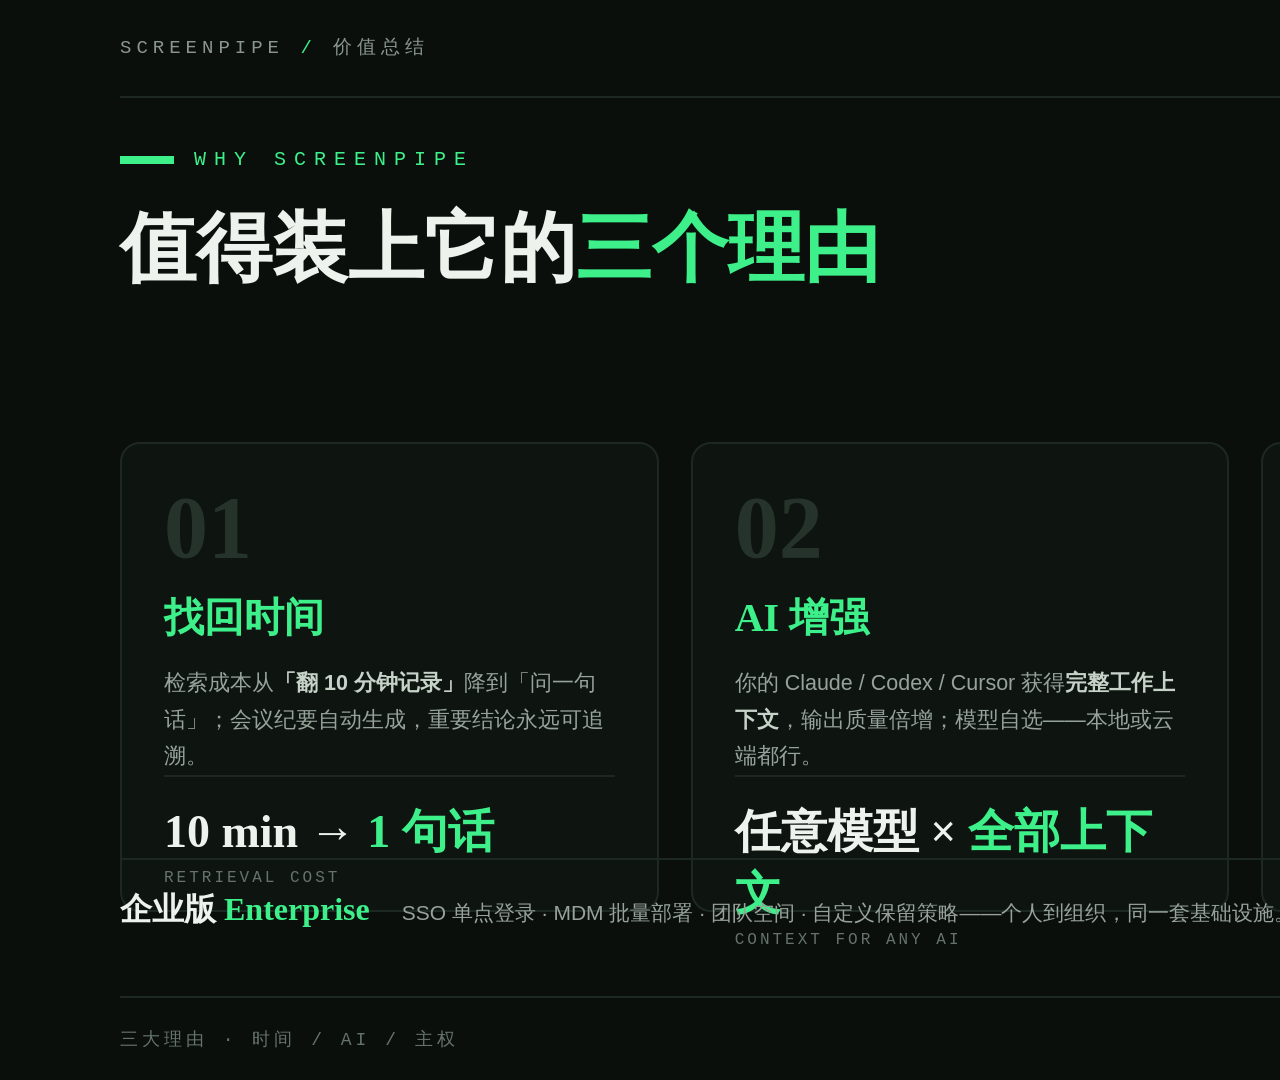
<file: slides/09-value.html>
<!DOCTYPE html>
<html lang="zh-CN">
<head>
<meta charset="UTF-8">
<title>P09 · 三大理由</title>
<link rel="stylesheet" href="../shared/tokens.css">
<style>
.head{position:absolute;left:0;top:52px}
.head .h1{font-size:76px;margin-top:30px}
.reasons{position:absolute;left:0;top:346px;right:0;display:flex;gap:32px;align-items:stretch;height:470px}
.rs{flex:1;border:2px solid #1E2822;border-radius:20px;background:#0E1511;padding:40px 42px;
  display:flex;flex-direction:column}
.rs .rn{font-family:'Noto Serif CJK SC',serif;font-weight:900;font-size:88px;color:#26332B;line-height:1}
.rs .rt{font-family:'Noto Serif CJK SC',serif;font-weight:900;font-size:40px;color:#3DF08A;margin-top:18px}
.rs .rd{font-size:21.5px;line-height:1.7;color:#97A39A;margin-top:20px}
.rs .rd b{color:#C7D2C8;font-weight:600}
.rs .stat{margin-top:auto;border-top:2px solid #1E2822;padding-top:24px}
.rs .stat .sv{font-family:'Noto Serif CJK SC',serif;font-weight:900;font-size:46px;color:#EDF2EC}
.rs .stat .sv em{font-style:normal;color:#3DF08A}
.rs .stat .sl{font-family:'Noto Sans Mono',monospace;font-size:16px;letter-spacing:3px;color:#66736A;
  margin-top:6px}
.ent{position:absolute;left:0;bottom:64px;right:0;border-top:2px solid #1E2822;padding-top:28px;
  display:flex;align-items:baseline;gap:32px}
.ent .vl{font-family:'Noto Serif CJK SC',serif;font-weight:900;font-size:32px;color:#EDF2EC;white-space:nowrap}
.ent .vl em{font-style:normal;color:#3DF08A}
.ent .vr{font-size:21px;line-height:1.6;color:#97A39A}
</style>
</head>
<body>
<header class="masthead">
  <span class="m-tag">SCREENPIPE <b>/</b> 价值总结</span>
  <span class="m-tag">09 <b>/</b> 10</span>
</header>
<div class="m-rule"></div>

<div class="main">
  <div class="head">
    <div class="kicker"><span class="bar"></span><span class="k">WHY SCREENPIPE</span></div>
    <h1 class="h1">值得装上它的<em>三个理由</em></h1>
  </div>

  <div class="reasons">
    <div class="rs">
      <div class="rn">01</div>
      <div class="rt">找回时间</div>
      <p class="rd">检索成本从<b>「翻 10 分钟记录」</b>降到「问一句话」；会议纪要自动生成，重要结论永远可追溯。</p>
      <div class="stat">
        <div class="sv">10 min → <em>1 句话</em></div>
        <div class="sl">RETRIEVAL COST</div>
      </div>
    </div>
    <div class="rs">
      <div class="rn">02</div>
      <div class="rt">AI 增强</div>
      <p class="rd">你的 Claude / Codex / Cursor 获得<b>完整工作上下文</b>，输出质量倍增；模型自选——本地或云端都行。</p>
      <div class="stat">
        <div class="sv">任意模型 × <em>全部上下文</em></div>
        <div class="sl">CONTEXT FOR ANY AI</div>
      </div>
    </div>
    <div class="rs">
      <div class="rn">03</div>
      <div class="rt">数据主权</div>
      <p class="rd"><b>本地存储 + 源码可审计</b>，对比 Rewind / Recall 的闭源黑盒——你的数据，你做主。</p>
      <div class="stat">
        <div class="sv">0 <em>字节离开设备</em></div>
        <div class="sl">LOCAL-FIRST · OPEN SOURCE</div>
      </div>
    </div>
  </div>

  <div class="ent">
    <span class="vl">企业版 <em>Enterprise</em></span>
    <p class="vr">SSO 单点登录 · MDM 批量部署 · 团队空间 · 自定义保留策略——个人到组织，同一套基础设施。</p>
  </div>
</div>

<footer class="foot">
  <div class="f-tag">三大理由 · 时间 / AI / 主权</div>
  <div class="f-tag">09 <b>/</b> 10</div>
</footer>
<div class="f-rule"></div>
</body>
</html>
</file>
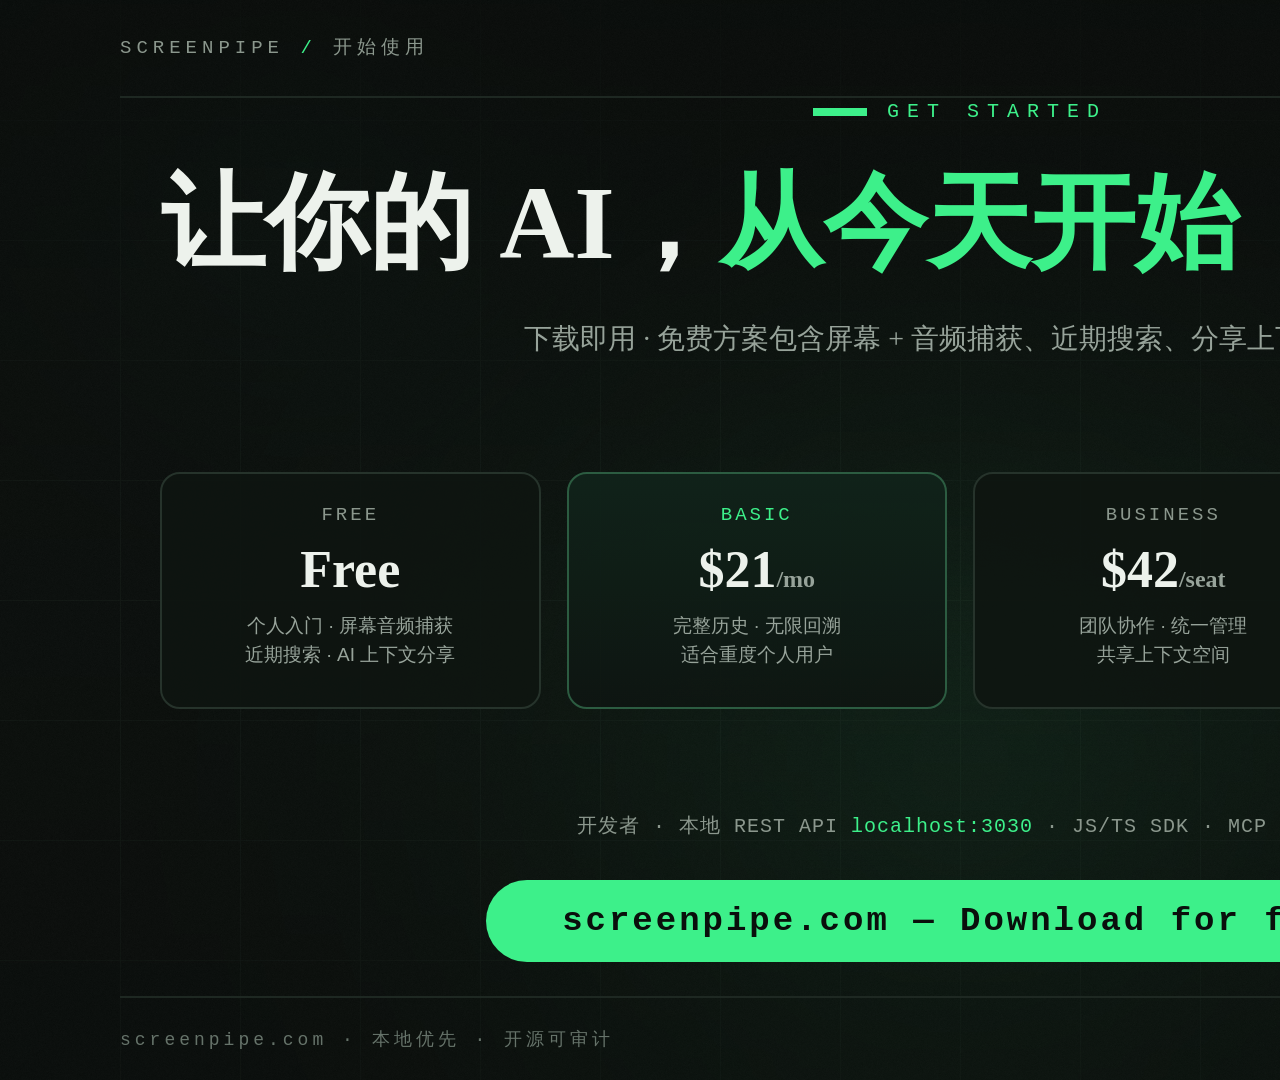
<file: slides/10-cta.html>
<!DOCTYPE html>
<html lang="zh-CN">
<head>
<meta charset="UTF-8">
<title>P10 · 开始使用</title>
<link rel="stylesheet" href="../shared/tokens.css">
<style>
.cta-bg{position:absolute;top:0;left:0;width:1920px;height:1080px}
.cta-bg img{width:1920px;height:1080px}
.cta-shade{position:absolute;top:0;left:0;width:1920px;height:1080px;
  background:linear-gradient(180deg,rgba(10,15,12,.92) 0%,rgba(10,15,12,.55) 55%,rgba(10,15,12,.75) 100%)}
.head{position:absolute;left:0;top:100px;right:0;text-align:center}
.head .kicker{justify-content:center}
.head .h1{font-size:104px;margin-top:36px}
.head .sub{font-size:28px;margin-top:26px}
.tiers{position:absolute;left:160px;right:160px;top:472px;display:flex;gap:26px}
.tier{flex:1;border:2px solid #26332B;border-radius:20px;background:rgba(14,21,17,.88);
  padding:30px 34px 26px;text-align:center}
.tier.hot{border-color:#2C5C41;background:linear-gradient(180deg,rgba(16,35,26,.95),rgba(14,21,17,.9))}
.tier .tn{font-family:'Noto Sans Mono',monospace;font-size:19px;letter-spacing:3px;color:#8B978D}
.tier.hot .tn{color:#3DF08A}
.tier .tp{font-family:'Noto Serif CJK SC',serif;font-weight:900;font-size:52px;color:#EDF2EC;
  margin-top:14px}
.tier .tp small{font-size:24px;font-weight:700;color:#97A39A}
.tier .td{font-size:19px;line-height:1.55;color:#97A39A;margin-top:12px}
.devline{position:absolute;left:160px;right:160px;top:812px;text-align:center;
  font-family:'Noto Sans Mono',monospace;font-size:20px;letter-spacing:1px;color:#8B978D}
.devline b{color:#3DF08A;font-weight:400}
.url{position:absolute;left:0;right:0;top:880px;display:flex;justify-content:center}
.url .pill{font-family:'Noto Sans Mono',monospace;font-size:34px;letter-spacing:3px;color:#0A0F0C;
  background:#3DF08A;border-radius:999px;padding:22px 76px;font-weight:600}
</style>
</head>
<body>
<div class="cta-bg"><img src="../assets/grad-cta.png" alt=""></div>

<header class="masthead">
  <span class="m-tag">SCREENPIPE <b>/</b> 开始使用</span>
  <span class="m-tag">10 <b>/</b> 10</span>
</header>
<div class="m-rule"></div>

<div class="head">
  <div class="kicker"><span class="bar"></span><span class="k">GET STARTED</span></div>
  <h1 class="h1">让你的 AI，<em>从今天开始「记得你」</em></h1>
  <p class="sub serif">下载即用 · 免费方案包含屏幕 + 音频捕获、近期搜索、分享上下文给 AI</p>
</div>

<div class="tiers">
  <div class="tier">
    <div class="tn">FREE</div>
    <div class="tp">Free</div>
    <p class="td">个人入门 · 屏幕音频捕获<br>近期搜索 · AI 上下文分享</p>
  </div>
  <div class="tier hot">
    <div class="tn">BASIC</div>
    <div class="tp">$21<small>/mo</small></div>
    <p class="td">完整历史 · 无限回溯<br>适合重度个人用户</p>
  </div>
  <div class="tier">
    <div class="tn">BUSINESS</div>
    <div class="tp">$42<small>/seat</small></div>
    <p class="td">团队协作 · 统一管理<br>共享上下文空间</p>
  </div>
  <div class="tier">
    <div class="tn">ENTERPRISE</div>
    <div class="tp">定制</div>
    <p class="td">SSO · MDM · 保留策略<br>专属支持</p>
  </div>
</div>

<p class="devline">开发者 · 本地 REST API <b>localhost:3030</b> · JS/TS SDK · MCP 服务器</p>

<div class="url"><div class="pill">screenpipe.com — Download for free</div></div>

<footer class="foot">
  <div class="f-tag">screenpipe.com · 本地优先 · 开源可审计</div>
  <div class="f-tag">10 <b>/</b> 10</div>
</footer>
<div class="f-rule"></div>
</body>
</html>
</file>
<file: shared/tokens.css>
/* ScreenPipe deck · 暗色科技 × 电子杂志 · 共享 token */
*{margin:0;padding:0;box-sizing:border-box}
body{width:1920px;height:1080px;position:relative;overflow:hidden;
  background:#0A0F0C;color:#EDF2EC;
  font-family:'Noto Sans CJK SC',sans-serif;
  -webkit-font-smoothing:antialiased}
img{display:block}
/* ── 页眉 ── */
.masthead{position:absolute;top:0;left:120px;right:120px;height:94px;
  display:flex;align-items:center;justify-content:space-between}
.m-tag{font-family:'Noto Sans Mono',monospace;font-size:19px;letter-spacing:5px;color:#8B978D}
.m-tag b{color:#3DF08A;font-weight:400}
.m-rule{position:absolute;top:96px;left:120px;right:120px;height:2px;background:#1E2822}
/* ── 页脚 ── */
.foot{position:absolute;bottom:0;left:120px;right:120px;height:82px;
  display:flex;align-items:center;justify-content:space-between}
.f-rule{position:absolute;bottom:82px;left:120px;right:120px;height:2px;background:#1E2822}
.f-tag{font-family:'Noto Sans Mono',monospace;font-size:18px;letter-spacing:4px;color:#66736A}
.f-tag b{color:#3DF08A;font-weight:400}
/* ── 内容区 ── */
.main{position:absolute;left:120px;right:120px;top:96px;bottom:84px}
/* ── kicker ── */
.kicker{display:flex;align-items:center;gap:20px}
.kicker .bar{width:54px;height:8px;background:#3DF08A}
.kicker .k{font-family:'Noto Sans Mono',monospace;font-size:20px;letter-spacing:8px;color:#3DF08A}
/* ── 标题 ── */
.h1{font-family:'Noto Serif CJK SC',serif;font-weight:900;font-size:86px;line-height:1.24;color:#EDF2EC}
.h1 em{font-style:normal;color:#3DF08A}
.sub{font-size:26px;line-height:1.75;color:#97A39A}
.serif{font-family:'Noto Serif CJK SC',serif}
.mono{font-family:'Noto Sans Mono',monospace}
.acc{color:#3DF08A}
/* ── 卡片 ── */
.card{background:#0E1511;border:2px solid #1E2822;border-radius:20px}
</file>
